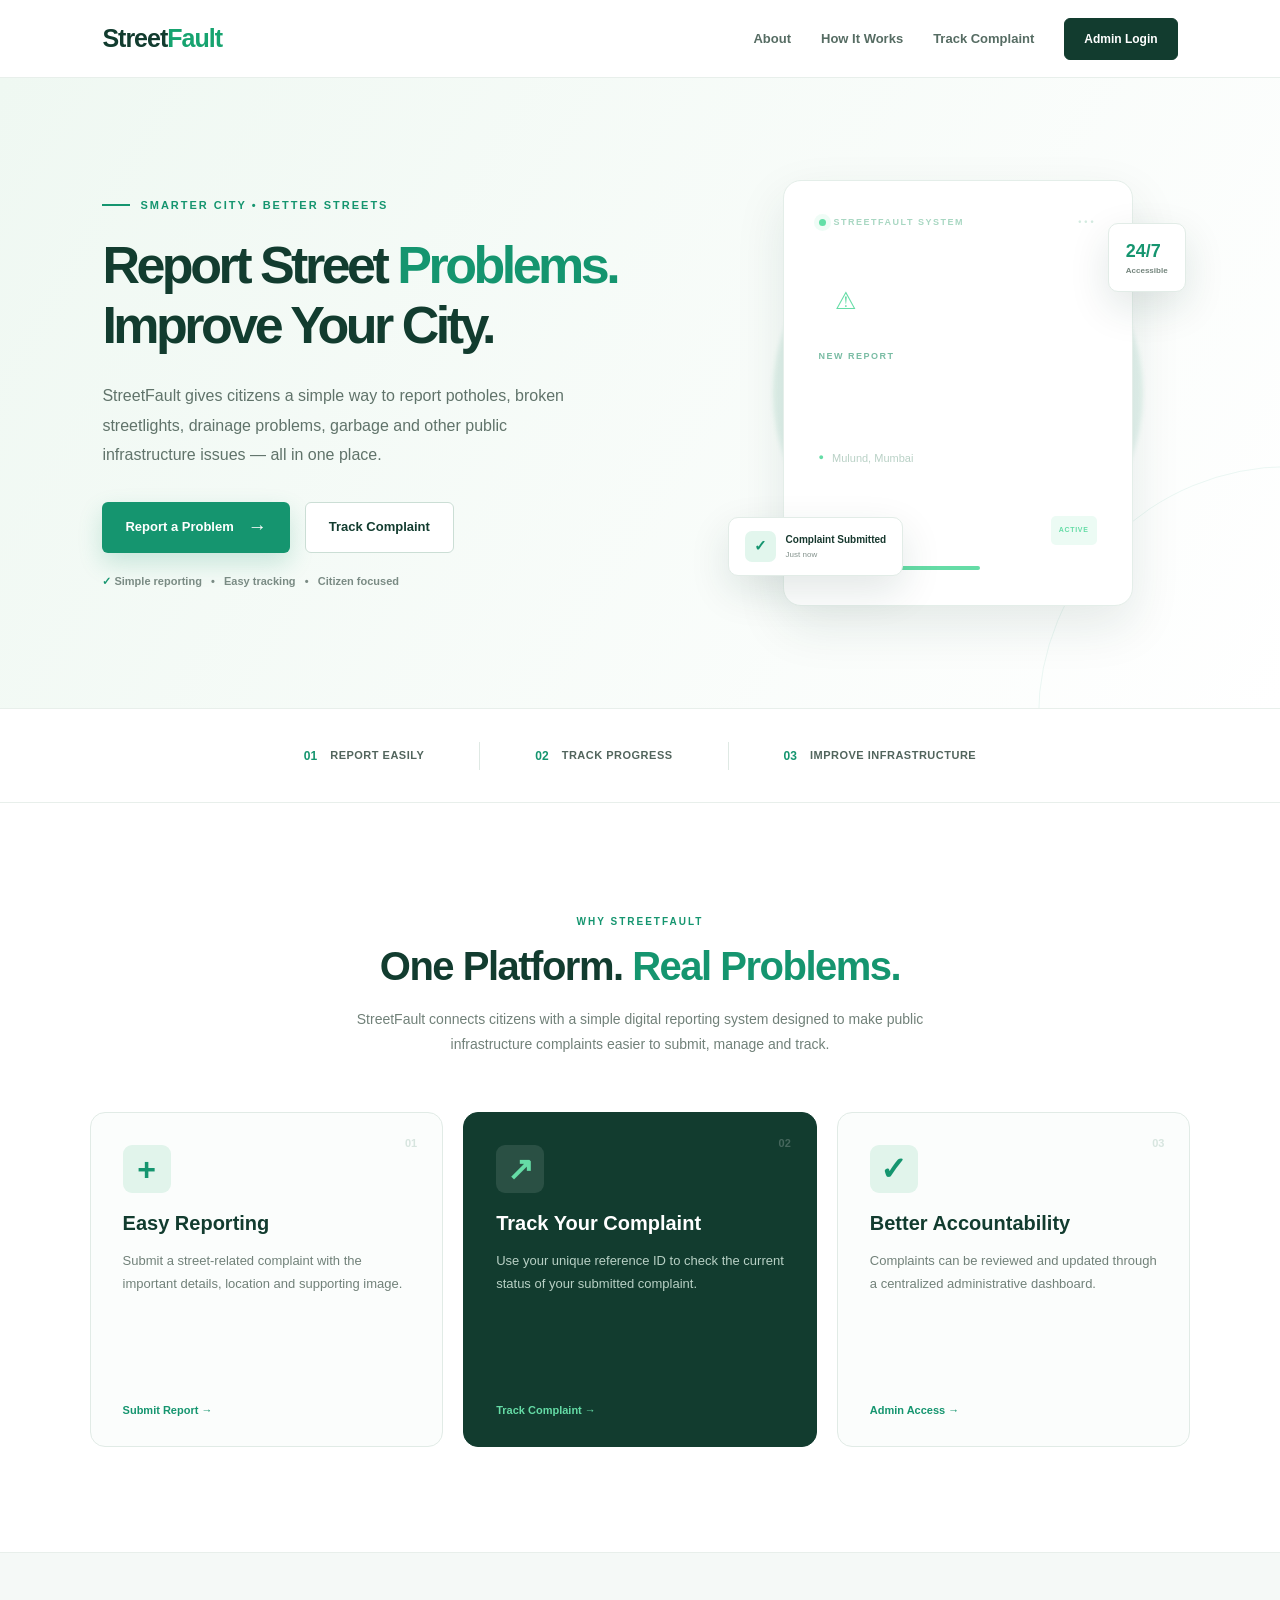
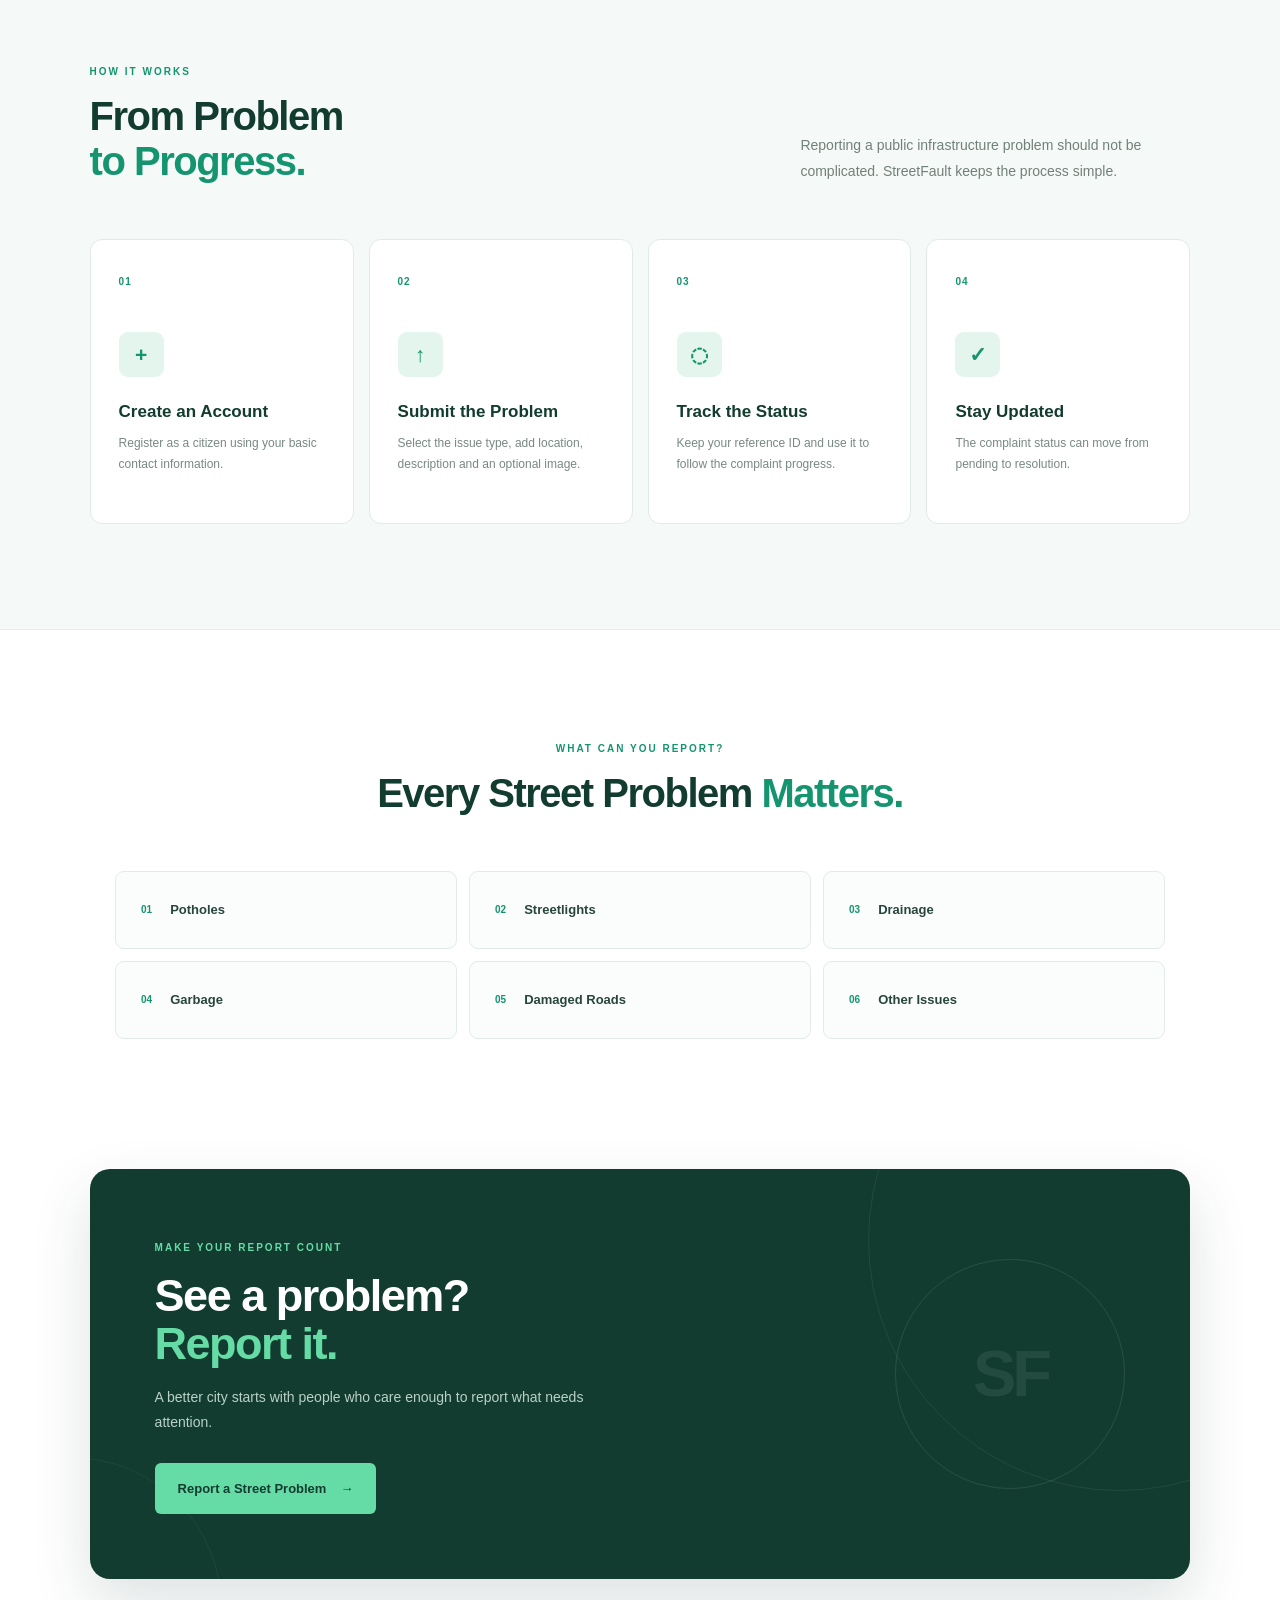
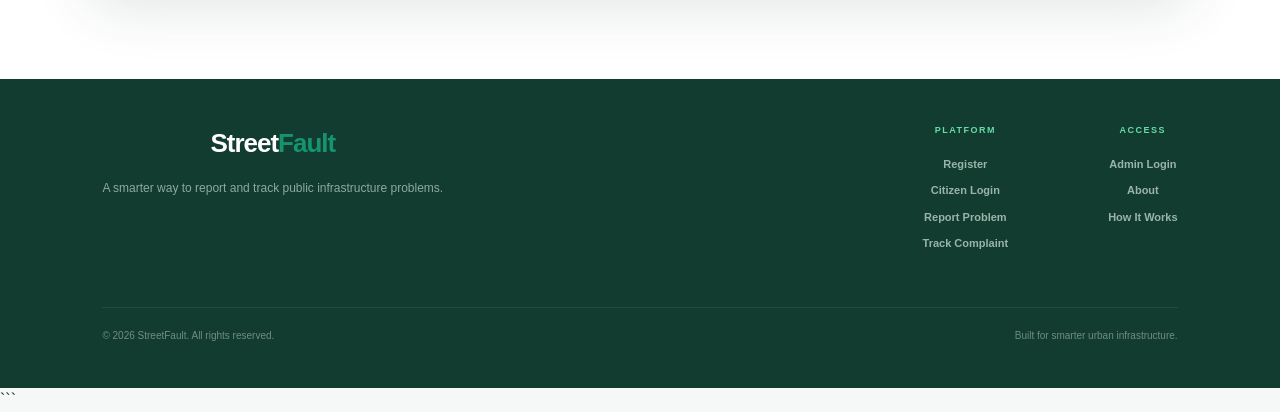
<file: index.html>
<!DOCTYPE html>
<html lang="en">

<head>
    <meta charset="UTF-8">
    <meta name="viewport" content="width=device-width, initial-scale=1.0">

    <title>StreetFault | Report. Track. Improve.</title>

    <meta name="description"
        content="StreetFault helps citizens report, track and manage street problems for better urban infrastructure.">

    <link rel="stylesheet" href="style.css">
</head>

<body>

    <!-- ================= NAVBAR ================= -->

    <header class="navbar">

        <a href="index.html" class="logo">
            Street<span>Fault</span>
        </a>

        <nav class="nav-links">
            <a href="#about">About</a>
            <a href="#how-it-works">How It Works</a>
            <a href="track.html">Track Complaint</a>
            <a href="admin-login.html" class="admin-login-btn">
                Admin Login
            </a>
        </nav>

    </header>


    <!-- ================= HERO ================= -->

    <main>

        <section class="hero">

            <div class="hero-content">

                <div class="hero-label">
                    <span class="label-line"></span>
                    SMARTER CITY • BETTER STREETS
                </div>

                <h1>
                    Report Street
                    <span>Problems.</span>
                    <br>
                    Improve Your City.
                </h1>

                <p class="hero-description">
                    StreetFault gives citizens a simple way to report
                    potholes, broken streetlights, drainage problems,
                    garbage and other public infrastructure issues —
                    all in one place.
                </p>

                <div class="hero-buttons">

                    <a href="register.html" class="btn btn-primary">
                        Report a Problem
                        <span class="arrow">→</span>
                    </a>

                    <a href="track.html" class="btn btn-secondary">
                        Track Complaint
                    </a>

                </div>

                <div class="hero-note">
                    <span class="check">✓</span>
                    Simple reporting &nbsp; • &nbsp;
                    Easy tracking &nbsp; • &nbsp;
                    Citizen focused
                </div>

            </div>


            <!-- HERO CARD -->

            <div class="hero-visual">

                <div class="visual-glow"></div>

                <div class="report-card">

                    <div class="report-card-top">

                        <div>
                            <span class="live-dot"></span>
                            STREETFAULT SYSTEM
                        </div>

                        <span class="card-menu">•••</span>

                    </div>


                    <div class="report-icon">
                        ⚠
                    </div>

                    <p class="small-label">
                        NEW REPORT
                    </p>

                    <h2>
                        Streetlight<br>
                        Not Working
                    </h2>

                    <div class="location-row">
                        <span>●</span>
                        Mulund, Mumbai
                    </div>


                    <div class="report-divider"></div>


                    <div class="report-status">

                        <div>
                            <p class="status-label">
                                STATUS
                            </p>

                            <strong>
                                Under Review
                            </strong>
                        </div>

                        <div class="status-badge">
                            ACTIVE
                        </div>

                    </div>


                    <div class="progress-bar">
                        <span></span>
                    </div>

                </div>


                <!-- FLOATING MINI CARD -->

                <div class="floating-card floating-card-one">

                    <div class="floating-icon">
                        ✓
                    </div>

                    <div>
                        <strong>Complaint Submitted</strong>
                        <small>Just now</small>
                    </div>

                </div>


                <div class="floating-card floating-card-two">

                    <strong>24/7</strong>
                    <span>Accessible</span>

                </div>

            </div>

        </section>


        <!-- ================= TRUST BAR ================= -->

        <section class="trust-bar">

            <div class="trust-item">
                <strong>01</strong>
                <span>Report Easily</span>
            </div>

            <div class="trust-line"></div>

            <div class="trust-item">
                <strong>02</strong>
                <span>Track Progress</span>
            </div>

            <div class="trust-line"></div>

            <div class="trust-item">
                <strong>03</strong>
                <span>Improve Infrastructure</span>
            </div>

        </section>


        <!-- ================= ABOUT ================= -->

        <section class="about-section" id="about">

            <div class="section-heading">

                <span class="section-tag">
                    WHY STREETFAULT
                </span>

                <h2>
                    One Platform.
                    <span>Real Problems.</span>
                </h2>

                <p>
                    StreetFault connects citizens with a simple digital
                    reporting system designed to make public infrastructure
                    complaints easier to submit, manage and track.
                </p>

            </div>


            <div class="feature-grid">

                <article class="feature-card">

                    <div class="feature-number">
                        01
                    </div>

                    <div class="feature-icon">
                        +
                    </div>

                    <h3>
                        Easy Reporting
                    </h3>

                    <p>
                        Submit a street-related complaint with the
                        important details, location and supporting image.
                    </p>

                    <a href="register.html">
                        Submit Report →
                    </a>

                </article>


                <article class="feature-card feature-card-dark">

                    <div class="feature-number">
                        02
                    </div>

                    <div class="feature-icon">
                        ↗
                    </div>

                    <h3>
                        Track Your Complaint
                    </h3>

                    <p>
                        Use your unique reference ID to check the current
                        status of your submitted complaint.
                    </p>

                    <a href="track.html">
                        Track Complaint →
                    </a>

                </article>


                <article class="feature-card">

                    <div class="feature-number">
                        03
                    </div>

                    <div class="feature-icon">
                        ✓
                    </div>

                    <h3>
                        Better Accountability
                    </h3>

                    <p>
                        Complaints can be reviewed and updated through
                        a centralized administrative dashboard.
                    </p>

                    <a href="admin-login.html">
                        Admin Access →
                    </a>

                </article>

            </div>

        </section>


        <!-- ================= HOW IT WORKS ================= -->

        <section class="process-section" id="how-it-works">

            <div class="process-heading">

                <div>
                    <span class="section-tag">
                        HOW IT WORKS
                    </span>

                    <h2>
                        From Problem<br>
                        <span>to Progress.</span>
                    </h2>
                </div>

                <p>
                    Reporting a public infrastructure problem
                    should not be complicated. StreetFault keeps
                    the process simple.
                </p>

            </div>


            <div class="process-grid">

                <div class="process-card">

                    <span class="process-number">
                        01
                    </span>

                    <div class="process-icon">
                        +
                    </div>

                    <h3>
                        Create an Account
                    </h3>

                    <p>
                        Register as a citizen using your basic
                        contact information.
                    </p>

                </div>


                <div class="process-card">

                    <span class="process-number">
                        02
                    </span>

                    <div class="process-icon">
                        ↑
                    </div>

                    <h3>
                        Submit the Problem
                    </h3>

                    <p>
                        Select the issue type, add location,
                        description and an optional image.
                    </p>

                </div>


                <div class="process-card">

                    <span class="process-number">
                        03
                    </span>

                    <div class="process-icon">
                        ◌
                    </div>

                    <h3>
                        Track the Status
                    </h3>

                    <p>
                        Keep your reference ID and use it to
                        follow the complaint progress.
                    </p>

                </div>


                <div class="process-card">

                    <span class="process-number">
                        04
                    </span>

                    <div class="process-icon">
                        ✓
                    </div>

                    <h3>
                        Stay Updated
                    </h3>

                    <p>
                        The complaint status can move from
                        pending to resolution.
                    </p>

                </div>

            </div>

        </section>


        <!-- ================= ISSUE TYPES ================= -->

        <section class="issues-section">

            <div class="section-heading">

                <span class="section-tag">
                    WHAT CAN YOU REPORT?
                </span>

                <h2>
                    Every Street Problem
                    <span>Matters.</span>
                </h2>

            </div>


            <div class="issues-grid">

                <div class="issue-item">
                    <span>01</span>
                    <strong>Potholes</strong>
                </div>

                <div class="issue-item">
                    <span>02</span>
                    <strong>Streetlights</strong>
                </div>

                <div class="issue-item">
                    <span>03</span>
                    <strong>Drainage</strong>
                </div>

                <div class="issue-item">
                    <span>04</span>
                    <strong>Garbage</strong>
                </div>

                <div class="issue-item">
                    <span>05</span>
                    <strong>Damaged Roads</strong>
                </div>

                <div class="issue-item">
                    <span>06</span>
                    <strong>Other Issues</strong>
                </div>

            </div>

        </section>


        <!-- ================= CTA ================= -->

        <section class="cta-section">

            <div class="cta-box">

                <div class="cta-content">

                    <span class="section-tag light">
                        MAKE YOUR REPORT COUNT
                    </span>

                    <h2>
                        See a problem?
                        <br>
                        <span>Report it.</span>
                    </h2>

                    <p>
                        A better city starts with people who care
                        enough to report what needs attention.
                    </p>

                    <a href="register.html" class="btn btn-cta">
                        Report a Street Problem
                        <span>→</span>
                    </a>

                </div>

                <div class="cta-decoration">
                    SF
                </div>

            </div>

        </section>

    </main>


    <!-- ================= FOOTER ================= -->

    <footer>

        <div class="footer-main">

            <div class="footer-brand">

                <a href="index.html" class="footer-logo">
                    Street<span>Fault</span>
                </a>

                <p>
                    A smarter way to report and track
                    public infrastructure problems.
                </p>

            </div>


            <div class="footer-links">

                <div>
                    <h4>PLATFORM</h4>

                    <a href="register.html">
                        Register
                    </a>

                    <a href="login.html">
                        Citizen Login
                    </a>

                    <a href="report.html">
                        Report Problem
                    </a>

                    <a href="track.html">
                        Track Complaint
                    </a>

                </div>


                <div>
                    <h4>ACCESS</h4>

                    <a href="admin-login.html">
                        Admin Login
                    </a>

                    <a href="#about">
                        About
                    </a>

                    <a href="#how-it-works">
                        How It Works
                    </a>

                </div>

            </div>

        </div>


        <div class="footer-bottom">

            <span>
                © 2026 StreetFault. All rights reserved.
            </span>

            <span>
                Built for smarter urban infrastructure.
            </span>

        </div>

    </footer>


</body>

</html>
```
</file>
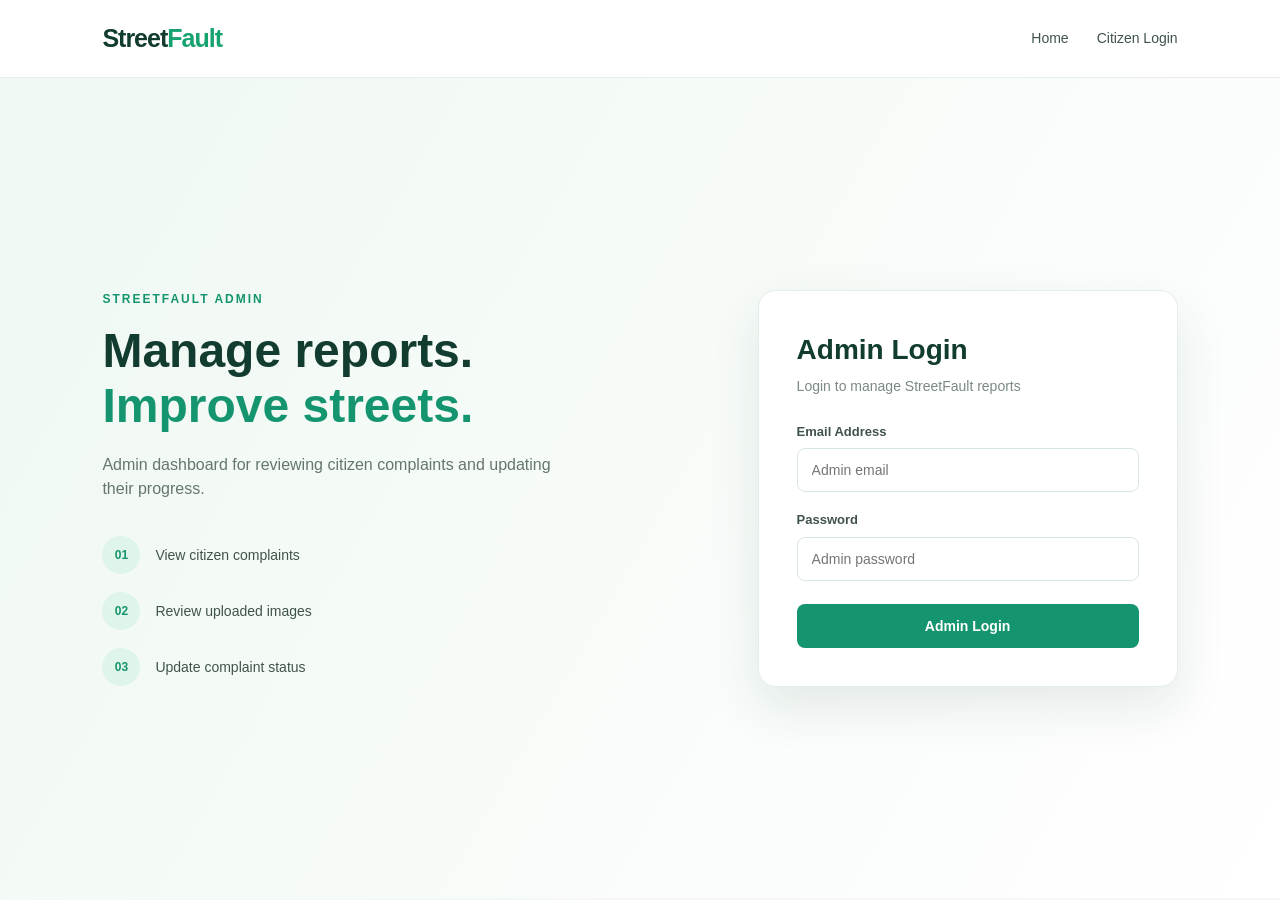
<file: admin-login.html>
<!DOCTYPE html>
<html lang="en">

<head>
    <meta charset="UTF-8">
    <meta name="viewport" content="width=device-width, initial-scale=1.0">

    <title>Admin Login | StreetFault</title>

    <link rel="stylesheet" href="style.css">
</head>

<body>

    <header class="navbar">

        <div class="logo">
            Street<span>Fault</span>
        </div>

        <nav>
            <a href="index.html">Home</a>
            <a href="login.html">Citizen Login</a>
        </nav>

    </header>


    <section class="auth-section">

        <div class="auth-container">

            <div class="auth-info">

                <p class="section-label">STREETFAULT ADMIN</p>

                <h1>
                    Manage reports.
                    <br>
                    <span>Improve streets.</span>
                </h1>

                <p>
                    Admin dashboard for reviewing citizen
                    complaints and updating their progress.
                </p>

                <div class="auth-points">

                    <div>
                        <strong>01</strong>
                        <span>View citizen complaints</span>
                    </div>

                    <div>
                        <strong>02</strong>
                        <span>Review uploaded images</span>
                    </div>

                    <div>
                        <strong>03</strong>
                        <span>Update complaint status</span>
                    </div>

                </div>

            </div>


            <div class="auth-card">

                <h2>Admin Login</h2>

                <p class="auth-subtitle">
                    Login to manage StreetFault reports
                </p>

                <form id="adminLoginForm">

                    <label>Email Address</label>

                    <input
                        type="email"
                        id="adminEmail"
                        placeholder="Admin email"
                        required
                    >

                    <label>Password</label>

                    <input
                        type="password"
                        id="adminPassword"
                        placeholder="Admin password"
                        required
                    >

                    <button
                        type="submit"
                        class="auth-button"
                    >
                        Admin Login
                    </button>

                </form>

            </div>

        </div>

    </section>

    <script src="script.js"></script>

</body>

</html>
</file>
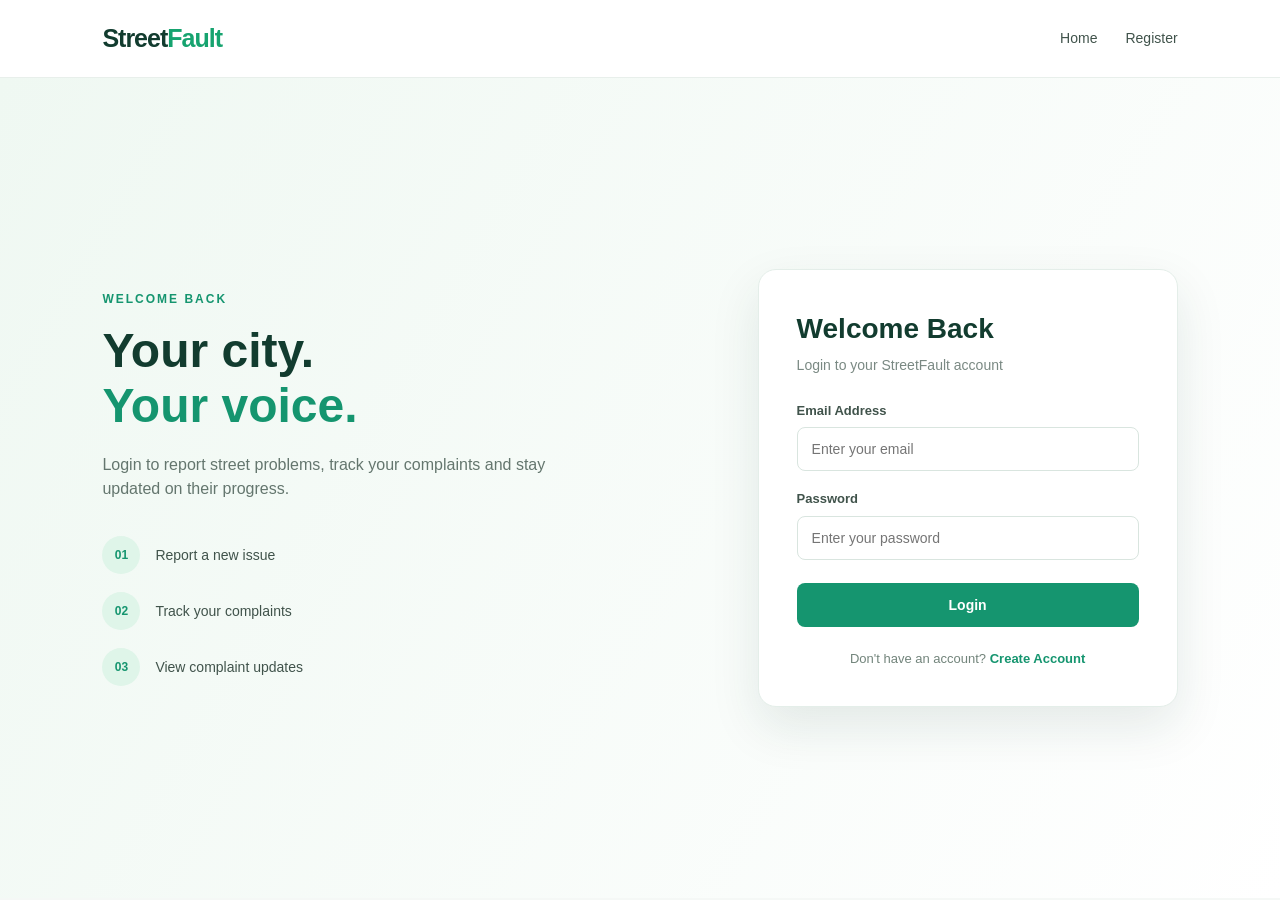
<file: login.html>
<!DOCTYPE html>
<html lang="en">

<head>
    <meta charset="UTF-8">
    <meta name="viewport" content="width=device-width, initial-scale=1.0">

    <title>Login | StreetFault</title>

    <link rel="stylesheet" href="style.css">
</head>

<body>

    <!-- NAVBAR -->

    <header class="navbar">

        <div class="logo">
            Street<span>Fault</span>
        </div>

        <nav>
            <a href="index.html">Home</a>
            <a href="register.html">Register</a>
        </nav>

    </header>


    <!-- LOGIN SECTION -->

    <section class="auth-section">

        <div class="auth-container">

            <!-- LEFT SIDE -->

            <div class="auth-info">

                <p class="section-label">WELCOME BACK</p>

                <h1>
                    Your city.
                    <br>
                    <span>Your voice.</span>
                </h1>

                <p>
                    Login to report street problems,
                    track your complaints and stay updated
                    on their progress.
                </p>

                <div class="auth-points">

                    <div>
                        <strong>01</strong>
                        <span>Report a new issue</span>
                    </div>

                    <div>
                        <strong>02</strong>
                        <span>Track your complaints</span>
                    </div>

                    <div>
                        <strong>03</strong>
                        <span>View complaint updates</span>
                    </div>

                </div>

            </div>


            <!-- LOGIN CARD -->

            <div class="auth-card">

                <h2>Welcome Back</h2>

                <p class="auth-subtitle">
                    Login to your StreetFault account
                </p>


                <form id="loginForm">

                    <label>Email Address</label>

                    <input
                        type="email"
                        id="loginEmail"
                        placeholder="Enter your email"
                        required
                    >


                    <label>Password</label>

                    <input
                        type="password"
                        id="loginPassword"
                        placeholder="Enter your password"
                        required
                    >


                    <button type="submit" class="auth-button">
                        Login
                    </button>

                </form>


                <p class="account-text">

                    Don't have an account?

                    <a href="register.html">
                        Create Account
                    </a>

                </p>

            </div>

        </div>

    </section>


    <script src="script.js"></script>

</body>

</html>
</file>
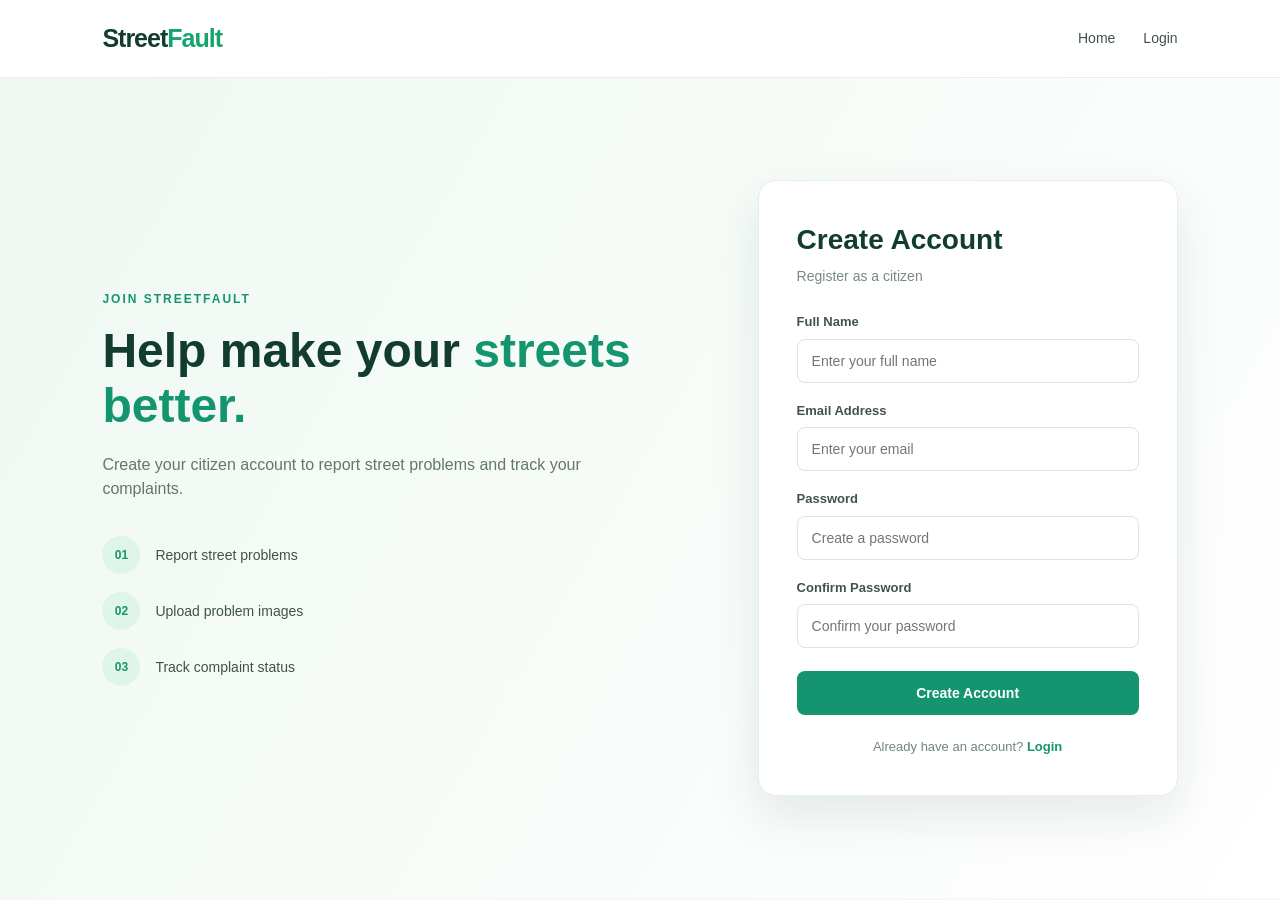
<file: register.html>
<!DOCTYPE html>
<html lang="en">

<head>
    <meta charset="UTF-8">
    <meta name="viewport" content="width=device-width, initial-scale=1.0">

    <title>Register | StreetFault</title>

    <link rel="stylesheet" href="style.css">
</head>

<body>

    <!-- NAVBAR -->

    <header class="navbar">

        <div class="logo">
            Street<span>Fault</span>
        </div>

        <nav>
            <a href="index.html">Home</a>
            <a href="login.html">Login</a>
        </nav>

    </header>


    <!-- REGISTER SECTION -->

    <section class="auth-section">

        <div class="auth-container">

            <div class="auth-info">

                <p class="section-label">JOIN STREETFAULT</p>

                <h1>
                    Help make your
                    <span>streets better.</span>
                </h1>

                <p>
                    Create your citizen account to report
                    street problems and track your complaints.
                </p>

                <div class="auth-points">

                    <div>
                        <strong>01</strong>
                        <span>Report street problems</span>
                    </div>

                    <div>
                        <strong>02</strong>
                        <span>Upload problem images</span>
                    </div>

                    <div>
                        <strong>03</strong>
                        <span>Track complaint status</span>
                    </div>

                </div>

            </div>


            <!-- REGISTER FORM -->

            <div class="auth-card">

                <h2>Create Account</h2>

                <p class="auth-subtitle">
                    Register as a citizen
                </p>

                <form id="registerForm">

                    <label>Full Name</label>

                    <input
                        type="text"
                        id="name"
                        placeholder="Enter your full name"
                        required
                    >


                    <label>Email Address</label>

                    <input
                        type="email"
                        id="email"
                        placeholder="Enter your email"
                        required
                    >


                    <label>Password</label>

                    <input
                        type="password"
                        id="password"
                        placeholder="Create a password"
                        required
                    >


                    <label>Confirm Password</label>

                    <input
                        type="password"
                        id="confirmPassword"
                        placeholder="Confirm your password"
                        required
                    >


                    <button type="submit" class="auth-button">
                        Create Account
                    </button>

                </form>


                <p class="account-text">
                    Already have an account?
                    <a href="login.html">Login</a>
                </p>

            </div>

        </div>

    </section>


    <script src="script.js"></script>

</body>

</html>
</file>
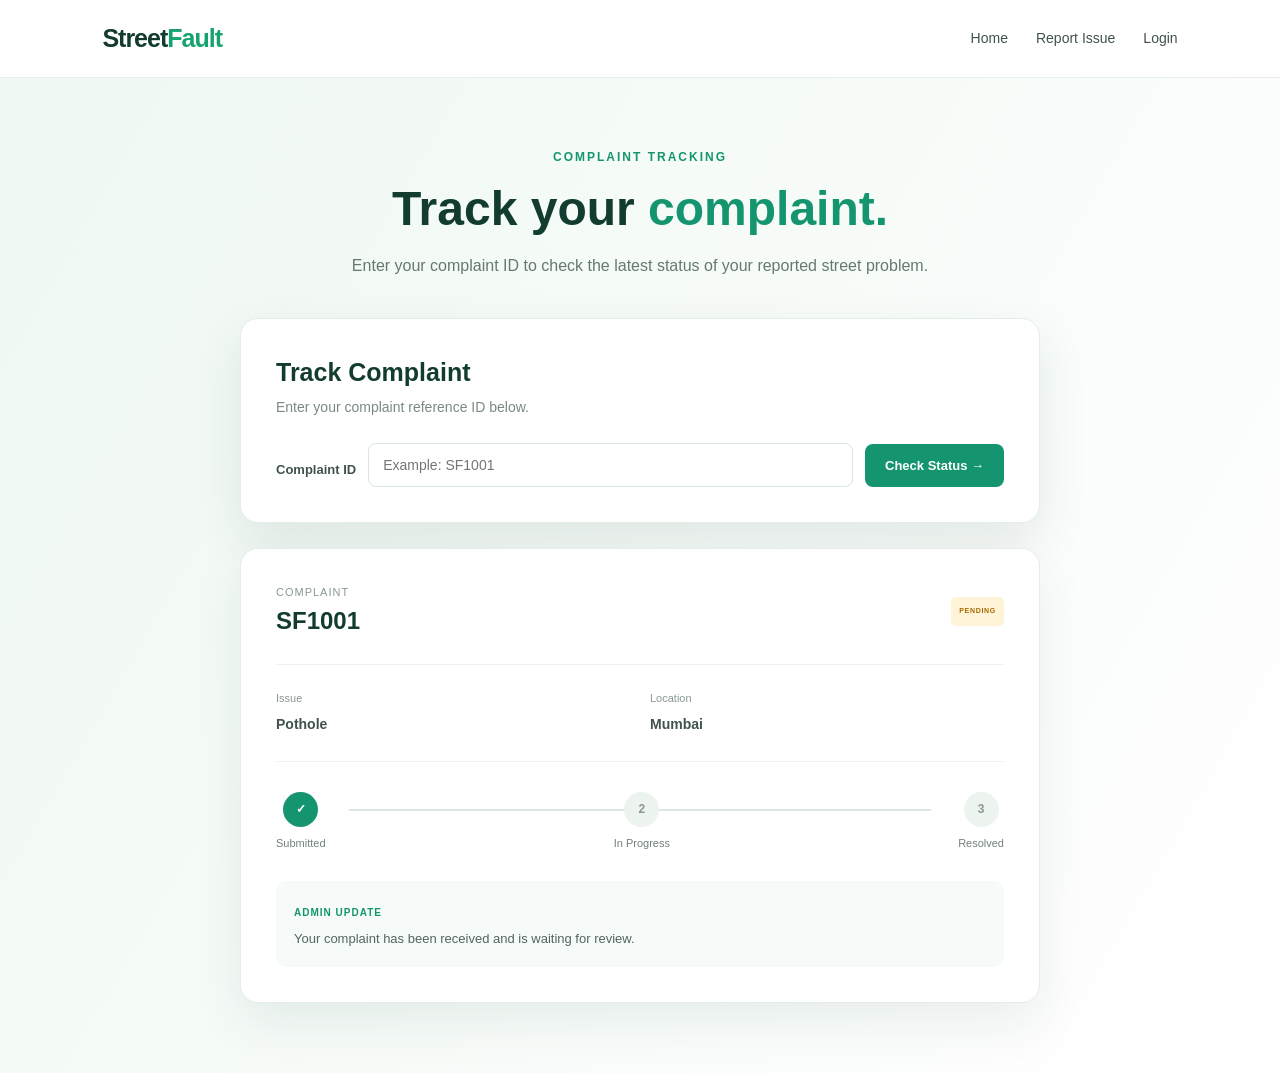
<file: track.html>
<!DOCTYPE html>
<html lang="en">

<head>
    <meta charset="UTF-8">
    <meta name="viewport" content="width=device-width, initial-scale=1.0">

    <title>Track Complaint | StreetFault</title>

    <link rel="stylesheet" href="style.css">
</head>

<body>

    <!-- NAVBAR -->

    <header class="navbar">

        <div class="logo">
            Street<span>Fault</span>
        </div>

        <nav>
            <a href="index.html">Home</a>
            <a href="report.html">Report Issue</a>
            <a href="login.html">Login</a>
        </nav>

    </header>


    <!-- TRACK SECTION -->

    <section class="track-section">

        <div class="track-container">

            <div class="track-heading">

                <p class="section-label">
                    COMPLAINT TRACKING
                </p>

                <h1>
                    Track your
                    <span>complaint.</span>
                </h1>

                <p>
                    Enter your complaint ID to check the
                    latest status of your reported street problem.
                </p>

            </div>


            <!-- SEARCH CARD -->

            <div class="track-card">

                <h2>Track Complaint</h2>

                <p>
                    Enter your complaint reference ID below.
                </p>

                <form id="trackForm">

                    <label for="complaintId">
                        Complaint ID
                    </label>

                    <input
                        type="text"
                        id="complaintId"
                        placeholder="Example: SF1001"
                        required
                    >

                    <button
                        type="submit"
                        class="track-button"
                    >
                        Check Status →
                    </button>

                </form>

            </div>


            <!-- RESULT -->

            <div
                class="complaint-result"
                id="complaintResult"
            >

                <div class="result-header">

                    <div>
                        <p class="result-label">
                            COMPLAINT
                        </p>

                        <h2 id="displayComplaintId">
                            SF1001
                        </h2>
                    </div>

                    <span
                        class="status-badge pending"
                        id="statusBadge"
                    >
                        Pending
                    </span>

                </div>


                <div class="result-details">

                    <div>
                        <small>Issue</small>
                        <strong id="displayIssue">
                            Pothole
                        </strong>
                    </div>

                    <div>
                        <small>Location</small>
                        <strong id="displayLocation">
                            Mumbai
                        </strong>
                    </div>

                </div>


                <!-- PROGRESS -->

                <div class="progress-section">

                    <div class="progress-line">

                        <div class="progress-step active">

                            <div class="circle">
                                ✓
                            </div>

                            <span>Submitted</span>

                        </div>


                        <div class="progress-step">

                            <div class="circle">
                                2
                            </div>

                            <span>In Progress</span>

                        </div>


                        <div class="progress-step">

                            <div class="circle">
                                3
                            </div>

                            <span>Resolved</span>

                        </div>

                    </div>

                </div>


                <div class="admin-message">

                    <small>ADMIN UPDATE</small>

                    <p id="adminMessage">
                        Your complaint has been received
                        and is waiting for review.
                    </p>

                </div>

            </div>

        </div>

    </section>


    <script src="script.js"></script>

</body>

</html>
</file>
<file: style.css>
/* =========================================================
   STREETFAULT
   PREMIUM PROFESSIONAL WEBSITE STYLE
   ========================================================= */


/* ================= RESET ================= */

* {
    margin: 0;
    padding: 0;
    box-sizing: border-box;
}

html {
    scroll-behavior: smooth;
}

body {
    font-family: Arial, Helvetica, sans-serif;
    background: #ffffff;
    color: #17382e;
    line-height: 1.6;
    overflow-x: hidden;
}

a {
    text-decoration: none;
    color: inherit;
}

button {
    font-family: inherit;
}

::selection {
    background: #15956f;
    color: #ffffff;
}


/* ================= NAVBAR ================= */

.navbar {
    height: 78px;
    padding: 0 7%;
    display: flex;
    align-items: center;
    justify-content: space-between;

    background: rgba(255, 255, 255, 0.97);

    border-bottom: 1px solid #e8efeb;

    position: relative;
    z-index: 100;
}

.logo,
.footer-logo {
    font-size: 26px;
    font-weight: 900;
    letter-spacing: -1px;
    color: #123c2f;
}

.logo span,
.footer-logo span {
    color: #15956f;
}

.nav-links {
    display: flex;
    align-items: center;
    gap: 30px;
}

.nav-links > a:not(.admin-login-btn) {
    font-size: 13px;
    font-weight: 700;
    color: #566c63;
    transition: 0.25s ease;
}

.nav-links > a:not(.admin-login-btn):hover {
    color: #15956f;
}


/* ADMIN LOGIN */

.admin-login-btn {
    display: inline-flex;
    align-items: center;
    justify-content: center;

    padding: 11px 19px;

    background: #123c2f;
    color: #ffffff;

    border: 1px solid #123c2f;
    border-radius: 6px;

    font-size: 12px;
    font-weight: 800;

    transition: 0.25s ease;
}

.admin-login-btn:hover {
    background: #15956f;
    border-color: #15956f;
    transform: translateY(-1px);
}


/* ================= HERO ================= */

.hero {
    min-height: 650px;

    padding: 85px 7% 90px;

    display: flex;
    align-items: center;
    justify-content: space-between;

    gap: 70px;

    position: relative;
    overflow: hidden;

    background:
        radial-gradient(
            circle at 85% 20%,
            rgba(21, 149, 111, 0.12),
            transparent 32%
        ),
        radial-gradient(
            circle at 10% 90%,
            rgba(21, 149, 111, 0.05),
            transparent 30%
        ),
        linear-gradient(
            135deg,
            #f0f9f5 0%,
            #ffffff 60%
        );
}

.hero::before {
    content: "";

    position: absolute;

    width: 500px;
    height: 500px;

    border: 1px solid rgba(21, 149, 111, 0.08);

    border-radius: 50%;

    right: -260px;
    bottom: -260px;
}

.hero-content {
    max-width: 680px;
    position: relative;
    z-index: 2;
}


/* LABEL */

.hero-label {
    display: flex;
    align-items: center;
    gap: 10px;

    color: #15956f;

    font-size: 11px;
    font-weight: 900;

    letter-spacing: 2px;

    margin-bottom: 23px;
}

.label-line {
    width: 28px;
    height: 2px;
    background: #15956f;
}


/* HERO TITLE */

.hero h1 {
    color: #123c2f;

    font-size: clamp(45px, 5.4vw, 72px);

    line-height: 1.01;

    letter-spacing: -3.5px;

    font-weight: 900;

    max-width: 700px;
}

.hero h1 span {
    color: #15956f;
}


/* DESCRIPTION */

.hero-description {
    max-width: 570px;

    margin-top: 27px;

    color: #63766d;

    font-size: 16px;

    line-height: 1.85;
}


/* HERO BUTTONS */

.hero-buttons {
    display: flex;
    align-items: center;
    gap: 13px;

    margin-top: 34px;
}


/* COMMON BUTTON */

.btn {
    min-height: 51px;

    padding: 0 23px;

    display: inline-flex;
    align-items: center;
    justify-content: center;
    gap: 14px;

    border-radius: 6px;

    font-size: 13px;
    font-weight: 900;

    transition: 0.25s ease;
}


/* PRIMARY */

.btn-primary {
    background: #15956f;
    color: #ffffff;

    box-shadow:
        0 10px 25px rgba(21, 149, 111, 0.20);
}

.btn-primary:hover {
    background: #0f785a;

    transform: translateY(-3px);

    box-shadow:
        0 14px 30px rgba(21, 149, 111, 0.25);
}

.arrow {
    font-size: 19px;
    line-height: 0;
}


/* SECONDARY */

.btn-secondary {
    background: #ffffff;
    color: #123c2f;

    border: 1px solid #cbded5;
}

.btn-secondary:hover {
    border-color: #15956f;
    color: #15956f;

    transform: translateY(-2px);
}


/* HERO NOTE */

.hero-note {
    margin-top: 20px;

    color: #7a8b84;

    font-size: 11px;
    font-weight: 700;
}

.check {
    color: #15956f;
    font-weight: 900;
}


/* ================= HERO VISUAL ================= */

.hero-visual {
    width: 440px;
    min-width: 440px;
    height: 470px;

    position: relative;

    display: flex;
    align-items: center;
    justify-content: center;
}


/* GLOW */

.visual-glow {
    position: absolute;

    width: 370px;
    height: 370px;

    border-radius: 50%;

    background: rgba(21, 149, 111, 0.10);

    filter: blur(2px);
}


/* MAIN CARD */

.report-card {
    width: 350px;
    min-height: 395px;

    position: relative;
    z-index: 2;

    padding: 30px;

    background: #123c2f;

    color: #ffffff;

    border-radius: 20px;

    box-shadow:
        0 30px 70px rgba(18, 60, 47, 0.22);

    overflow: hidden;
}

.report-card::before {
    content: "";

    position: absolute;

    width: 240px;
    height: 240px;

    border-radius: 50%;

    border: 1px solid rgba(255, 255, 255, 0.08);

    right: -110px;
    top: -100px;
}

.report-card::after {
    content: "";

    position: absolute;

    width: 180px;
    height: 180px;

    border-radius: 50%;

    border: 1px solid rgba(255, 255, 255, 0.06);

    left: -100px;
    bottom: -100px;
}


/* CARD TOP */

.report-card-top {
    position: relative;
    z-index: 3;

    display: flex;
    justify-content: space-between;
    align-items: center;

    color: #a8d7c2;

    font-size: 9px;
    font-weight: 900;

    letter-spacing: 1.5px;
}

.report-card-top > div {
    display: flex;
    align-items: center;
    gap: 8px;
}

.live-dot {
    width: 7px;
    height: 7px;

    background: #63dfa7;

    border-radius: 50%;

    box-shadow:
        0 0 0 5px rgba(99, 223, 167, 0.10);
}

.card-menu {
    letter-spacing: 3px;
    opacity: 0.5;
}


/* CARD ICON */

.report-icon {
    position: relative;
    z-index: 2;

    width: 54px;
    height: 54px;

    margin-top: 45px;

    display: flex;
    align-items: center;
    justify-content: center;

    border-radius: 14px;

    background: rgba(255, 255, 255, 0.10);

    color: #65dca6;

    font-size: 24px;
}


/* CARD CONTENT */

.small-label {
    position: relative;
    z-index: 2;

    margin-top: 22px;

    color: #79bca4;

    font-size: 9px;
    font-weight: 900;

    letter-spacing: 1.5px;
}

.report-card h2 {
    position: relative;
    z-index: 2;

    margin-top: 8px;

    font-size: 29px;
    line-height: 1.12;

    font-weight: 900;

    letter-spacing: -0.7px;
}

.location-row {
    position: relative;
    z-index: 2;

    display: flex;
    align-items: center;
    gap: 8px;

    margin-top: 13px;

    color: #b9d1c6;

    font-size: 11px;
}

.location-row span {
    color: #65dca6;
    font-size: 9px;
}


/* DIVIDER */

.report-divider {
    position: relative;
    z-index: 2;

    margin-top: 27px;

    border-top: 1px solid rgba(255, 255, 255, 0.13);
}


/* STATUS */

.report-status {
    position: relative;
    z-index: 2;

    display: flex;
    align-items: center;
    justify-content: space-between;

    margin-top: 20px;
}

.status-label {
    color: #7eaa99;

    font-size: 8px;
    font-weight: 900;

    letter-spacing: 1.5px;
}

.report-status strong {
    display: block;

    margin-top: 3px;

    color: #ffffff;

    font-size: 12px;
}

.status-badge {
    padding: 7px 10px;

    border-radius: 5px;

    background: rgba(101, 220, 166, 0.12);

    color: #65dca6;

    font-size: 8px;
    font-weight: 900;

    letter-spacing: 1px;
}


/* PROGRESS */

.progress-bar {
    position: relative;
    z-index: 2;

    width: 100%;
    height: 4px;

    margin-top: 19px;

    background: rgba(255, 255, 255, 0.10);

    border-radius: 10px;

    overflow: hidden;
}

.progress-bar span {
    display: block;

    width: 58%;
    height: 100%;

    background: #65dca6;

    border-radius: 10px;
}


/* FLOATING CARDS */

.floating-card {
    position: absolute;
    z-index: 5;

    background: #ffffff;

    border: 1px solid #e2ece7;

    box-shadow:
        0 15px 40px rgba(18, 60, 47, 0.12);

    border-radius: 10px;
}


/* FLOAT ONE */

.floating-card-one {
    left: -10px;
    bottom: 52px;

    display: flex;
    align-items: center;
    gap: 10px;

    padding: 13px 16px;
}

.floating-icon {
    width: 31px;
    height: 31px;

    display: flex;
    align-items: center;
    justify-content: center;

    background: #e2f6ed;

    color: #15956f;

    border-radius: 7px;

    font-size: 15px;
    font-weight: 900;
}

.floating-card-one strong {
    display: block;

    color: #17382e;

    font-size: 10px;
}

.floating-card-one small {
    display: block;

    color: #83928c;

    font-size: 8px;

    margin-top: 2px;
}


/* FLOAT TWO */

.floating-card-two {
    right: -8px;
    top: 65px;

    padding: 14px 17px;

    display: flex;
    flex-direction: column;
}

.floating-card-two strong {
    color: #15956f;

    font-size: 18px;
    font-weight: 900;
}

.floating-card-two span {
    color: #73847c;

    font-size: 8px;
    font-weight: 700;
}


/* ================= TRUST BAR ================= */

.trust-bar {
    min-height: 95px;

    padding: 0 7%;

    display: flex;
    align-items: center;
    justify-content: center;

    gap: 55px;

    background: #ffffff;

    border-top: 1px solid #e8efeb;
    border-bottom: 1px solid #e8efeb;
}

.trust-item {
    display: flex;
    align-items: center;
    gap: 13px;
}

.trust-item strong {
    color: #15956f;

    font-size: 12px;
    font-weight: 900;
}

.trust-item span {
    color: #52655d;

    font-size: 11px;
    font-weight: 800;
    text-transform: uppercase;

    letter-spacing: 0.5px;
}

.trust-line {
    width: 1px;
    height: 28px;

    background: #dfe9e4;
}


/* ================= COMMON SECTION ================= */

.section-tag {
    color: #15956f;

    font-size: 10px;
    font-weight: 900;

    letter-spacing: 2px;
}

.section-heading {
    text-align: center;

    max-width: 720px;

    margin: auto;
}

.section-heading h2,
.process-heading h2 {
    margin-top: 12px;

    color: #123c2f;

    font-size: 40px;
    line-height: 1.12;

    letter-spacing: -1.5px;

    font-weight: 900;
}

.section-heading h2 span,
.process-heading h2 span {
    color: #15956f;
}

.section-heading > p {
    max-width: 650px;

    margin: 18px auto 0;

    color: #718179;

    font-size: 14px;

    line-height: 1.8;
}


/* ================= ABOUT ================= */

.about-section {
    padding: 105px 7%;

    background: #ffffff;
}


/* FEATURE GRID */

.feature-grid {
    max-width: 1120px;

    margin: 55px auto 0;

    display: grid;

    grid-template-columns: repeat(3, 1fr);

    gap: 20px;
}


/* FEATURE CARD */

.feature-card {
    position: relative;

    min-height: 335px;

    padding: 32px;

    background: #fbfdfc;

    border: 1px solid #e1ebe6;

    border-radius: 15px;

    overflow: hidden;

    transition: 0.25s ease;
}

.feature-card:hover {
    transform: translateY(-6px);

    border-color: #b8d8ca;

    box-shadow:
        0 20px 45px rgba(18, 60, 47, 0.08);
}

.feature-card-dark {
    background: #123c2f;

    border-color: #123c2f;

    color: #ffffff;
}

.feature-number {
    position: absolute;

    right: 25px;
    top: 22px;

    color: #d7e5df;

    font-size: 11px;
    font-weight: 900;
}

.feature-card-dark .feature-number {
    color: rgba(255, 255, 255, 0.22);
}


/* FEATURE ICON */

.feature-icon {
    width: 48px;
    height: 48px;

    display: flex;
    align-items: center;
    justify-content: center;

    margin-bottom: 30px;

    background: #e1f4eb;

    color: #15956f;

    border-radius: 9px;

    font-size: 23px;
    font-weight: 700;
}

.feature-card-dark .feature-icon {
    background: rgba(255, 255, 255, 0.10);

    color: #65dca6;
}

.feature-card h3 {
    color: #123c2f;

    font-size: 20px;
    font-weight: 900;
}

.feature-card-dark h3 {
    color: #ffffff;
}

.feature-card p {
    margin-top: 12px;

    color: #718179;

    font-size: 13px;

    line-height: 1.75;
}

.feature-card-dark p {
    color: #b8d0c5;
}

.feature-card a {
    position: absolute;

    bottom: 28px;
    left: 32px;

    color: #15956f;

    font-size: 11px;
    font-weight: 900;
}

.feature-card-dark a {
    color: #65dca6;
}


/* ================= PROCESS ================= */

.process-section {
    padding: 105px 7%;

    background: #f5f9f7;

    border-top: 1px solid #e8efeb;
    border-bottom: 1px solid #e8efeb;
}

.process-heading {
    max-width: 1120px;

    margin: auto;

    display: flex;
    align-items: end;
    justify-content: space-between;

    gap: 50px;
}

.process-heading p {
    max-width: 390px;

    color: #718179;

    font-size: 14px;

    line-height: 1.8;
}


/* PROCESS GRID */

.process-grid {
    max-width: 1120px;

    margin: 55px auto 0;

    display: grid;

    grid-template-columns: repeat(4, 1fr);

    gap: 15px;
}

.process-card {
    position: relative;

    min-height: 285px;

    padding: 28px;

    background: #ffffff;

    border: 1px solid #e1ebe6;

    border-radius: 12px;

    transition: 0.25s ease;
}

.process-card:hover {
    transform: translateY(-5px);

    box-shadow:
        0 18px 35px rgba(18, 60, 47, 0.07);
}

.process-number {
    color: #15956f;

    font-size: 10px;
    font-weight: 900;

    letter-spacing: 1px;
}

.process-icon {
    width: 45px;
    height: 45px;

    margin-top: 40px;

    display: flex;
    align-items: center;
    justify-content: center;

    background: #e3f5ec;

    color: #15956f;

    border-radius: 9px;

    font-size: 21px;
    font-weight: 900;
}

.process-card h3 {
    margin-top: 22px;

    color: #123c2f;

    font-size: 17px;
    font-weight: 900;
}

.process-card p {
    margin-top: 9px;

    color: #788981;

    font-size: 12px;

    line-height: 1.7;
}


/* ================= ISSUES ================= */

.issues-section {
    padding: 105px 7%;

    background: #ffffff;
}

.issues-grid {
    max-width: 1050px;

    margin: 55px auto 0;

    display: grid;

    grid-template-columns: repeat(3, 1fr);

    gap: 12px;
}

.issue-item {
    min-height: 78px;

    padding: 0 25px;

    display: flex;
    align-items: center;
    gap: 18px;

    background: #fbfdfc;

    border: 1px solid #e2ebe7;

    border-radius: 9px;

    transition: 0.2s ease;
}

.issue-item:hover {
    border-color: #15956f;

    transform: translateX(3px);
}

.issue-item span {
    color: #15956f;

    font-size: 10px;
    font-weight: 900;
}

.issue-item strong {
    color: #28463d;

    font-size: 13px;
    font-weight: 900;
}


/* ================= CTA ================= */

.cta-section {
    padding: 25px 7% 100px;

    background: #ffffff;
}

.cta-box {
    max-width: 1120px;

    min-height: 390px;

    margin: auto;

    padding: 65px;

    display: flex;
    align-items: center;
    justify-content: space-between;

    position: relative;

    overflow: hidden;

    border-radius: 20px;

    background: #123c2f;

    box-shadow:
        0 25px 60px rgba(18, 60, 47, 0.14);
}

.cta-box::before {
    content: "";

    position: absolute;

    width: 500px;
    height: 500px;

    border-radius: 50%;

    border: 1px solid rgba(255, 255, 255, 0.07);

    right: -180px;
    top: -180px;
}

.cta-box::after {
    content: "";

    position: absolute;

    width: 300px;
    height: 300px;

    border-radius: 50%;

    border: 1px solid rgba(255, 255, 255, 0.05);

    left: -170px;
    bottom: -180px;
}

.cta-content {
    position: relative;
    z-index: 3;
}

.section-tag.light {
    color: #65dca6;
}

.cta-content h2 {
    margin-top: 14px;

    color: #ffffff;

    font-size: 45px;
    line-height: 1.08;

    letter-spacing: -1.5px;

    font-weight: 900;
}

.cta-content h2 span {
    color: #65dca6;
}

.cta-content p {
    max-width: 480px;

    margin-top: 16px;

    color: #b9d1c6;

    font-size: 14px;

    line-height: 1.8;
}

.btn-cta {
    margin-top: 28px;

    background: #65dca6;

    color: #123c2f;

    box-shadow: none;
}

.btn-cta:hover {
    background: #ffffff;

    transform: translateY(-3px);
}


/* CTA DECORATION */

.cta-decoration {
    position: relative;
    z-index: 2;

    width: 230px;
    height: 230px;

    display: flex;
    align-items: center;
    justify-content: center;

    border-radius: 50%;

    border: 1px solid rgba(255, 255, 255, 0.10);

    color: rgba(255, 255, 255, 0.08);

    font-size: 65px;
    font-weight: 900;

    letter-spacing: -4px;
}


/* ================= FOOTER ================= */

footer {
    background: #0b2d24;

    color: #a9c1b6;

    padding: 65px 7% 25px;
}

.footer-main {
    max-width: 1120px;

    margin: auto;

    display: flex;

    justify-content: space-between;

    gap: 80px;
}

.footer-brand {
    max-width: 350px;
}

.footer-logo {
    color: #ffffff;
}

.footer-brand p {
    margin-top: 15px;

    color: #8ea99d;

    font-size: 12px;

    line-height: 1.8;
}

.footer-links {
    display: flex;

    gap: 100px;
}

.footer-links > div {
    display: flex;

    flex-direction: column;

    gap: 10px;
}

.footer-links h4 {
    margin-bottom: 8px;

    color: #65dca6;

    font-size: 9px;

    letter-spacing: 1.5px;
}

.footer-links a {
    color: #9bb4a9;

    font-size: 11px;
    font-weight: 600;

    transition: 0.2s ease;
}

.footer-links a:hover {
    color: #ffffff;
}


/* FOOTER BOTTOM */

.footer-bottom {
    max-width: 1120px;

    margin: 55px auto 0;

    padding-top: 20px;

    display: flex;
    justify-content: space-between;

    border-top: 1px solid rgba(255, 255, 255, 0.08);

    color: #708d81;

    font-size: 10px;
}


/* =========================================================
   TABLET
   ========================================================= */

@media (max-width: 1000px) {

    .hero {
        gap: 40px;
    }

    .hero-visual {
        width: 390px;
        min-width: 390px;
    }

    .report-card {
        width: 320px;
    }

    .feature-grid {
        grid-template-columns: 1fr 1fr;
    }

    .feature-card:last-child {
        grid-column: span 2;
    }

    .process-grid {
        grid-template-columns: 1fr 1fr;
    }

    .issues-grid {
        grid-template-columns: 1fr 1fr;
    }

}


/* =========================================================
   MOBILE
   ========================================================= */

@media (max-width: 760px) {

    /* NAVBAR */

    .navbar {
        height: auto;

        padding: 20px 6%;

        flex-direction: column;

        gap: 18px;
    }

    .nav-links {
        gap: 15px;

        flex-wrap: wrap;

        justify-content: center;
    }

    .nav-links > a:not(.admin-login-btn) {
        font-size: 11px;
    }

    .admin-login-btn {
        padding: 9px 14px;

        font-size: 10px;
    }


    /* HERO */

    .hero {
        min-height: auto;

        padding: 70px 6% 80px;

        flex-direction: column;

        text-align: center;

        gap: 60px;
    }

    .hero-content {
        max-width: 650px;
    }

    .hero-label {
        justify-content: center;

        font-size: 9px;
    }

    .hero h1 {
        font-size: 45px;

        letter-spacing: -2px;
    }

    .hero-description {
        margin-left: auto;
        margin-right: auto;

        font-size: 14px;
    }

    .hero-buttons {
        justify-content: center;

        flex-wrap: wrap;
    }

    .hero-note {
        font-size: 10px;
    }


    /* HERO VISUAL */

    .hero-visual {
        width: 100%;
        min-width: 0;

        max-width: 440px;
    }


    /* TRUST */

    .trust-bar {
        padding: 25px 6%;

        flex-direction: column;

        gap: 18px;
    }

    .trust-line {
        width: 70px;
        height: 1px;
    }


    /* SECTIONS */

    .about-section,
    .process-section,
    .issues-section {
        padding: 80px 6%;
    }

    .section-heading h2,
    .process-heading h2 {
        font-size: 32px;
    }


    /* FEATURES */

    .feature-grid {
        grid-template-columns: 1fr;

        max-width: 480px;
    }

    .feature-card:last-child {
        grid-column: auto;
    }


    /* PROCESS */

    .process-heading {
        flex-direction: column;

        align-items: flex-start;

        gap: 20px;
    }

    .process-grid {
        grid-template-columns: 1fr;

        max-width: 480px;
    }


    /* ISSUES */

    .issues-grid {
        grid-template-columns: 1fr;

        max-width: 480px;
    }


    /* CTA */

    .cta-section {
        padding: 10px 6% 75px;
    }

    .cta-box {
        padding: 50px 30px;

        min-height: auto;

        text-align: center;

        justify-content: center;
    }

    .cta-content p {
        margin-left: auto;
        margin-right: auto;
    }

    .cta-decoration {
        display: none;
    }

    .cta-content h2 {
        font-size: 35px;
    }


    /* FOOTER */

    footer {
        padding: 50px 6% 25px;
    }

    .footer-main {
        flex-direction: column;

        gap: 40px;
    }

    .footer-links {
        gap: 60px;
    }

    .footer-bottom {
        flex-direction: column;

        gap: 8px;

        text-align: center;
    }

}


/* =========================================================
   SMALL PHONES
   ========================================================= */

@media (max-width: 450px) {

    .logo {
        font-size: 23px;
    }

    .nav-links {
        gap: 10px;
    }

    .hero {
        padding-top: 55px;
    }

    .hero h1 {
        font-size: 37px;

        letter-spacing: -1.5px;
    }

    .hero-description {
        font-size: 13px;
    }

    .hero-buttons {
        flex-direction: column;

        width: 100%;
    }

    .btn {
        width: 100%;
    }

    .hero-visual {
        height: 420px;
    }

    .report-card {
        width: 290px;

        padding: 25px;
    }

    .report-card h2 {
        font-size: 25px;
    }

    .floating-card-one {
        left: 0;

        transform: scale(0.9);

        transform-origin: left bottom;
    }

    .floating-card-two {
        right: 0;

        transform: scale(0.9);

        transform-origin: right top;
    }

    .section-heading h2,
    .process-heading h2 {
        font-size: 28px;
    }

    .cta-content h2 {
        font-size: 30px;
    }

    .footer-links {
        gap: 35px;
    }

}
/* GENERAL */

* {
    margin: 0;
    padding: 0;
    box-sizing: border-box;
}

html {
    scroll-behavior: smooth;
}

body {
    font-family: Arial, sans-serif;
    background: #f7faf8;
    color: #172c26;
    line-height: 1.6;
}


/* NAVBAR */

.navbar {
    display: flex;
    justify-content: space-between;
    align-items: center;

    padding: 22px 8%;

    background: white;
    border-bottom: 1px solid #e8efeb;
}

.logo {
    font-size: 25px;
    font-weight: bold;
    color: #123c2f;
}

.logo span {
    color: #16a36f;
}

nav {
    display: flex;
    align-items: center;
    gap: 28px;
}

nav a {
    text-decoration: none;
    color: #40534b;
    font-size: 14px;
}

nav a:hover {
    color: #15956f;
}

.login-btn {
    background: #123c2f;
    color: white !important;

    padding: 10px 22px;
    border-radius: 8px;
}


/* HERO */

.hero {
    min-height: 600px;

    display: flex;
    justify-content: space-between;
    align-items: center;

    gap: 50px;

    padding: 80px 8%;

    background: linear-gradient(
        120deg,
        #eff8f2,
        #ffffff
    );
}

.hero-text {
    max-width: 600px;
}

.tagline {
    color: #15956f;
    font-size: 12px;
    font-weight: bold;
    letter-spacing: 2px;

    margin-bottom: 20px;
}

.hero h1 {
    font-size: 52px;
    line-height: 1.15;

    color: #123c2f;
}

.hero h1 span {
    color: #15956f;
}

.hero-description {
    margin-top: 25px;

    font-size: 16px;
    color: #60736a;

    max-width: 500px;
}

.hero-buttons {
    display: flex;
    gap: 15px;

    margin-top: 32px;
}

.primary-btn,
.secondary-btn {
    text-decoration: none;

    padding: 14px 25px;
    border-radius: 8px;

    font-size: 14px;
    font-weight: bold;
}

.primary-btn {
    background: #15956f;
    color: white;
}

.primary-btn:hover {
    background: #0e7858;
}

.secondary-btn {
    border: 1px solid #cbded4;
    color: #123c2f;
    background: white;
}


/* HERO CARD */

.hero-card {
    background: #123c2f;
    color: white;

    padding: 35px;

    border-radius: 20px;

    max-width: 360px;
    width: 100%;

    box-shadow: 0 20px 45px rgba(18, 60, 47, 0.15);
}

.card-top {
    display: flex;
    align-items: center;
    gap: 10px;

    font-size: 11px;
    letter-spacing: 1px;
    color: #a5d7c1;
}

.status-dot {
    height: 9px;
    width: 9px;

    background: #5be3a6;
    border-radius: 50%;
}

.hero-card h3 {
    font-size: 28px;
    margin-top: 35px;
}

.hero-card > p {
    color: #b9d1c6;
    font-size: 14px;

    margin-top: 15px;
}

.mini-stats {
    display: flex;
    justify-content: space-between;

    margin-top: 40px;

    border-top: 1px solid #416254;
    padding-top: 20px;
}

.mini-stats h4 {
    font-size: 22px;
    color: #66dba7;
}

.mini-stats p {
    font-size: 12px;
    color: #b9d1c6;
}


/* ABOUT */

.about {
    text-align: center;
    padding: 85px 8%;
    background: white;
}

.section-label {
    color: #15956f;

    font-size: 12px;
    font-weight: bold;
    letter-spacing: 2px;
}

.about h2,
.how h2 {
    font-size: 34px;
    color: #123c2f;

    margin-top: 12px;
}

.about-text {
    max-width: 600px;
    margin: 20px auto;

    color: #657970;
}

.features {
    display: flex;
    justify-content: center;

    gap: 25px;

    margin-top: 45px;
}

.feature-box {
    max-width: 280px;
    padding: 30px 25px;

    border: 1px solid #e5eee9;
    border-radius: 14px;

    background: #fbfdfb;
}

.feature-icon {
    font-size: 32px;
    margin-bottom: 15px;
}

.feature-box h3 {
    color: #123c2f;
    margin-bottom: 10px;
}

.feature-box p {
    color: #72847b;
    font-size: 14px;
}


/* HOW IT WORKS */

.how {
    text-align: center;
    padding: 85px 8%;
}

.steps {
    display: flex;
    justify-content: center;

    gap: 25px;

    margin-top: 45px;
}

.step {
    max-width: 280px;
    padding: 25px;
}

.step span {
    display: inline-flex;

    align-items: center;
    justify-content: center;

    width: 48px;
    height: 48px;

    border-radius: 50%;

    background: #dff5e9;
    color: #15956f;

    font-weight: bold;
}

.step h3 {
    margin-top: 18px;
}

.step p {
    color: #72847b;
    font-size: 14px;
    margin-top: 8px;
}


/* FOOTER */

footer {
    text-align: center;

    padding: 45px 8%;

    background: #123c2f;
    color: #b9d1c6;
}

footer .logo {
    color: white;
}

footer p {
    margin-top: 10px;
    font-size: 14px;
}

.copyright {
    font-size: 12px;
    opacity: 0.7;
}


/* RESPONSIVE DESIGN */

@media (max-width: 768px) {

    .navbar {
        flex-direction: column;
        gap: 20px;
    }

    nav {
        gap: 15px;
        flex-wrap: wrap;
        justify-content: center;
    }

    .hero {
        flex-direction: column;
        text-align: center;

        padding: 60px 6%;
    }

    .hero h1 {
        font-size: 38px;
    }

    .hero-description {
        margin-left: auto;
        margin-right: auto;
    }

    .hero-buttons {
        justify-content: center;
        flex-wrap: wrap;
    }

    .hero-card {
        max-width: 400px;
    }

    .features,
    .steps {
        flex-direction: column;
        align-items: center;
    }

    .about h2,
    .how h2 {
        font-size: 28px;
    }

}
/* AUTH PAGES */

.auth-section {
    min-height: calc(100vh - 80px);

    display: flex;
    align-items: center;

    padding: 70px 8%;

    background: linear-gradient(
        120deg,
        #eff8f2,
        #ffffff
    );
}

.auth-container {
    width: 100%;
    max-width: 1100px;

    margin: auto;

    display: grid;
    grid-template-columns: 1fr 420px;

    gap: 80px;

    align-items: center;
}

.auth-info {
    max-width: 550px;
}

.auth-info h1 {
    font-size: 48px;
    line-height: 1.15;

    color: #123c2f;

    margin-top: 15px;
}

.auth-info h1 span {
    color: #15956f;
}

.auth-info > p:not(.section-label) {
    margin-top: 20px;

    color: #64766e;

    max-width: 480px;
}

.auth-points {
    margin-top: 35px;

    display: flex;
    flex-direction: column;

    gap: 18px;
}

.auth-points div {
    display: flex;
    align-items: center;

    gap: 15px;
}

.auth-points strong {
    width: 38px;
    height: 38px;

    display: flex;
    align-items: center;
    justify-content: center;

    border-radius: 50%;

    background: #dff5e9;

    color: #15956f;

    font-size: 12px;
}

.auth-points span {
    color: #40534b;
    font-size: 14px;
}


/* REGISTER CARD */

.auth-card {
    background: white;

    padding: 38px;

    border-radius: 18px;

    border: 1px solid #e4eee9;

    box-shadow: 0 20px 50px rgba(18, 60, 47, 0.10);
}

.auth-card h2 {
    color: #123c2f;

    font-size: 28px;
}

.auth-subtitle {
    color: #7a8983;

    font-size: 14px;

    margin-top: 5px;

    margin-bottom: 25px;
}

.auth-card form {
    display: flex;
    flex-direction: column;
}

.auth-card label {
    color: #40534b;

    font-size: 13px;
    font-weight: bold;

    margin-bottom: 7px;
}

.auth-card input {
    width: 100%;

    padding: 13px 14px;

    margin-bottom: 18px;

    border: 1px solid #d9e5df;

    border-radius: 8px;

    outline: none;

    font-size: 14px;
}

.auth-card input:focus {
    border-color: #15956f;
}

.auth-button {
    border: none;

    background: #15956f;

    color: white;

    padding: 14px;

    border-radius: 8px;

    font-size: 14px;
    font-weight: bold;

    cursor: pointer;

    margin-top: 5px;
}

.auth-button:hover {
    background: #0e7858;
}

.account-text {
    text-align: center;

    color: #72847b;

    font-size: 13px;

    margin-top: 22px;
}

.account-text a {
    color: #15956f;

    font-weight: bold;

    text-decoration: none;
}


/* MOBILE */

@media (max-width: 800px) {

    .auth-container {
        grid-template-columns: 1fr;

        gap: 40px;
    }

    .auth-info {
        text-align: center;
    }

    .auth-info h1 {
        font-size: 38px;
    }

    .auth-info > p:not(.section-label) {
        margin-left: auto;
        margin-right: auto;
    }

    .auth-points {
        align-items: center;
    }

}
/* REPORT PAGE */

.report-section {
    min-height: calc(100vh - 80px);

    padding: 70px 8%;

    background: linear-gradient(
        120deg,
        #eff8f2,
        #ffffff
    );
}

.report-container {
    max-width: 1100px;

    margin: auto;

    display: grid;

    grid-template-columns: 1fr 440px;

    gap: 80px;

    align-items: center;
}


/* LEFT SIDE */

.report-info {
    max-width: 550px;
}

.report-info h1 {
    font-size: 48px;

    line-height: 1.15;

    color: #123c2f;

    margin-top: 15px;
}

.report-info h1 span {
    color: #15956f;
}

.report-info > p:not(.section-label) {
    color: #657970;

    margin-top: 20px;

    max-width: 500px;
}

.report-tips {
    margin-top: 35px;

    display: flex;

    flex-direction: column;

    gap: 18px;
}

.report-tips div {
    display: flex;

    align-items: center;

    gap: 12px;
}

.report-tips span {
    width: 30px;
    height: 30px;

    display: flex;

    align-items: center;
    justify-content: center;

    border-radius: 50%;

    background: #dff5e9;

    color: #15956f;

    font-weight: bold;
}

.report-tips p {
    color: #40534b;

    font-size: 14px;
}


/* REPORT CARD */

.report-card {
    background: white;

    padding: 35px;

    border-radius: 18px;

    border: 1px solid #e4eee9;

    box-shadow:
        0 20px 50px
        rgba(18, 60, 47, 0.10);
}

.form-heading h2 {
    color: #123c2f;

    font-size: 28px;
}

.form-heading p {
    color: #7a8983;

    font-size: 14px;

    margin-top: 5px;

    margin-bottom: 25px;
}


/* FORM */

.report-card form {
    display: flex;

    flex-direction: column;
}

.report-card label {
    color: #40534b;

    font-size: 13px;

    font-weight: bold;

    margin-bottom: 7px;
}

.report-card input,
.report-card select,
.report-card textarea {
    width: 100%;

    padding: 13px 14px;

    margin-bottom: 18px;

    border: 1px solid #d9e5df;

    border-radius: 8px;

    outline: none;

    font-family: Arial, sans-serif;

    font-size: 14px;

    background: white;
}

.report-card input:focus,
.report-card select:focus,
.report-card textarea:focus {
    border-color: #15956f;
}

.report-card textarea {
    resize: vertical;
}


/* IMAGE UPLOAD */

.upload-box {
    border: 1.5px dashed #bcd4c9;

    border-radius: 10px;

    padding: 20px;

    text-align: center;

    background: #f9fcfa;

    margin-bottom: 20px;
}

.upload-box input {
    border: none;

    margin-bottom: 8px;

    padding: 5px;

    background: transparent;
}

.upload-box p {
    color: #40534b;

    font-size: 13px;
}

.upload-box small {
    color: #899991;

    font-size: 11px;
}


/* BUTTON */

.report-button {
    border: none;

    background: #15956f;

    color: white;

    padding: 14px;

    border-radius: 8px;

    font-size: 14px;

    font-weight: bold;

    cursor: pointer;
}

.report-button:hover {
    background: #0e7858;
}

.form-note {
    text-align: center;

    color: #899991;

    font-size: 11px;

    margin-top: 18px;
}


/* MOBILE */

@media (max-width: 800px) {

    .report-container {
        grid-template-columns: 1fr;

        gap: 40px;
    }

    .report-info {
        text-align: center;
    }

    .report-info h1 {
        font-size: 38px;
    }

    .report-info > p:not(.section-label) {
        margin-left: auto;

        margin-right: auto;
    }

    .report-tips {
        align-items: center;
    }

}
/* TRACK COMPLAINT PAGE */

.track-section {
    min-height: calc(100vh - 80px);

    padding: 70px 8%;

    background: linear-gradient(
        120deg,
        #eff8f2,
        #ffffff
    );
}

.track-container {
    max-width: 800px;

    margin: auto;
}

.track-heading {
    text-align: center;

    max-width: 600px;

    margin: 0 auto 40px;
}

.track-heading h1 {
    font-size: 48px;

    line-height: 1.15;

    color: #123c2f;

    margin-top: 15px;
}

.track-heading h1 span {
    color: #15956f;
}

.track-heading > p:not(.section-label) {
    color: #657970;

    margin-top: 18px;
}


/* SEARCH CARD */

.track-card {
    background: white;

    padding: 35px;

    border-radius: 18px;

    border: 1px solid #e4eee9;

    box-shadow:
        0 20px 50px
        rgba(18, 60, 47, 0.10);
}

.track-card h2 {
    color: #123c2f;

    font-size: 25px;
}

.track-card > p {
    color: #7a8983;

    font-size: 14px;

    margin-top: 5px;

    margin-bottom: 25px;
}

.track-card form {
    display: flex;

    gap: 12px;

    align-items: end;
}

.track-card label {
    display: block;

    color: #40534b;

    font-size: 13px;

    font-weight: bold;

    margin-bottom: 7px;
}

.track-card input {
    flex: 1;

    padding: 13px 14px;

    border: 1px solid #d9e5df;

    border-radius: 8px;

    outline: none;

    font-size: 14px;
}

.track-card input:focus {
    border-color: #15956f;
}

.track-button {
    border: none;

    background: #15956f;

    color: white;

    padding: 14px 20px;

    border-radius: 8px;

    font-size: 13px;

    font-weight: bold;

    cursor: pointer;

    white-space: nowrap;
}

.track-button:hover {
    background: #0e7858;
}


/* RESULT CARD */

.complaint-result {
    background: white;

    margin-top: 25px;

    padding: 35px;

    border-radius: 18px;

    border: 1px solid #e4eee9;

    box-shadow:
        0 20px 50px
        rgba(18, 60, 47, 0.08);
}

.result-header {
    display: flex;

    justify-content: space-between;

    align-items: center;

    padding-bottom: 25px;

    border-bottom: 1px solid #edf2ef;
}

.result-label {
    color: #899991;

    font-size: 11px;

    letter-spacing: 1px;
}

.result-header h2 {
    color: #123c2f;

    margin-top: 3px;
}

.status-badge {
    padding: 8px 15px;

    border-radius: 20px;

    font-size: 12px;

    font-weight: bold;
}

.status-badge.pending {
    background: #fff3d8;

    color: #a56a00;
}


/* DETAILS */

.result-details {
    display: grid;

    grid-template-columns: 1fr 1fr;

    gap: 20px;

    padding: 25px 0;

    border-bottom: 1px solid #edf2ef;
}

.result-details small {
    display: block;

    color: #899991;

    font-size: 11px;

    margin-bottom: 5px;
}

.result-details strong {
    color: #40534b;

    font-size: 14px;
}


/* PROGRESS */

.progress-section {
    padding: 30px 0;
}

.progress-line {
    display: flex;

    justify-content: space-between;

    position: relative;
}

.progress-line::before {
    content: "";

    position: absolute;

    top: 17px;

    left: 10%;

    right: 10%;

    height: 2px;

    background: #dce9e2;

    z-index: 0;
}

.progress-step {
    position: relative;

    z-index: 1;

    display: flex;

    flex-direction: column;

    align-items: center;

    gap: 8px;
}

.circle {
    width: 35px;

    height: 35px;

    display: flex;

    align-items: center;

    justify-content: center;

    border-radius: 50%;

    background: #edf3ef;

    color: #899991;

    font-size: 12px;

    font-weight: bold;
}

.progress-step.active .circle {
    background: #15956f;

    color: white;
}

.progress-step span {
    color: #718179;

    font-size: 11px;
}


/* ADMIN MESSAGE */

.admin-message {
    background: #f6faf8;

    border-radius: 10px;

    padding: 18px;
}

.admin-message small {
    color: #15956f;

    font-size: 10px;

    font-weight: bold;

    letter-spacing: 1px;
}

.admin-message p {
    color: #52665d;

    font-size: 13px;

    margin-top: 6px;
}


/* MOBILE */

@media (max-width: 650px) {

    .track-heading h1 {
        font-size: 38px;
    }

    .track-card form {
        flex-direction: column;

        align-items: stretch;
    }

    .track-button {
        width: 100%;
    }

    .result-header {
        flex-direction: column;

        align-items: flex-start;

        gap: 15px;
    }

    .result-details {
        grid-template-columns: 1fr;
    }

    .progress-step span {
        font-size: 9px;
    }

/* =========================================================
   STREETFAULT — PREMIUM ADMIN DASHBOARD
   Clean • Professional • Responsive
   ========================================================= */

* {
    margin: 0;
    padding: 0;
    box-sizing: border-box;
}

html {
    scroll-behavior: smooth;
}

body {
    font-family: Arial, Helvetica, sans-serif;
    background: #f5f8f6;
    color: #18382e;
    line-height: 1.5;
}

button,
select {
    font-family: inherit;
}

button {
    cursor: pointer;
}


/* =========================================================
   MAIN LAYOUT
   ========================================================= */

.admin-layout {
    min-height: 100vh;
    display: flex;
}


/* =========================================================
   SIDEBAR
   ========================================================= */

.sidebar {
    width: 245px;
    min-height: 100vh;

    position: fixed;
    left: 0;
    top: 0;
    bottom: 0;

    padding: 28px 18px;

    background: #123c2f;
    color: white;

    display: flex;
    flex-direction: column;

    z-index: 100;
}


/* LOGO */

.sidebar-logo {
    padding: 0 13px;
    margin-bottom: 45px;

    font-size: 23px;
    font-weight: 900;
    letter-spacing: -1px;
}

.sidebar-logo span {
    color: #65dca6;
}


/* ADMIN LABEL */

.admin-profile {
    margin: 0 8px 30px;
    padding: 15px;

    background: rgba(255, 255, 255, 0.07);

    border: 1px solid rgba(255, 255, 255, 0.08);

    border-radius: 10px;
}

.admin-profile small {
    display: block;

    color: #8fb3a4;

    font-size: 8px;
    font-weight: 900;

    letter-spacing: 1.5px;
    text-transform: uppercase;
}

.admin-profile strong {
    display: block;

    margin-top: 4px;

    color: white;

    font-size: 13px;
}


/* SIDEBAR NAV */

.sidebar-nav {
    display: flex;
    flex-direction: column;
    gap: 6px;
}

.sidebar-nav a {
    min-height: 44px;

    padding: 0 13px;

    display: flex;
    align-items: center;
    gap: 12px;

    border-radius: 7px;

    color: #a9c5ba;

    font-size: 12px;
    font-weight: 700;

    transition: 0.2s ease;
}

.sidebar-nav a:hover,
.sidebar-nav a.active {
    background: rgba(255, 255, 255, 0.10);
    color: white;
}

.sidebar-nav a.active {
    border-left: 3px solid #65dca6;
}

.nav-icon {
    width: 24px;

    text-align: center;

    color: #65dca6;

    font-size: 15px;
}


/* SIDEBAR BOTTOM */

.sidebar-bottom {
    margin-top: auto;

    padding: 15px 8px 0;

    border-top: 1px solid rgba(255, 255, 255, 0.09);
}

.logout-btn {
    width: 100%;

    padding: 11px;

    border: 1px solid rgba(255, 255, 255, 0.12);

    border-radius: 7px;

    background: transparent;

    color: #a9c5ba;

    font-size: 11px;
    font-weight: 800;

    transition: 0.2s ease;
}

.logout-btn:hover {
    background: #ffffff;
    color: #123c2f;
}


/* =========================================================
   MAIN CONTENT
   ========================================================= */

.main-content {
    width: calc(100% - 245px);

    margin-left: 245px;

    min-height: 100vh;

    padding: 35px 45px 60px;
}


/* =========================================================
   TOP HEADER
   ========================================================= */

.dashboard-header {
    display: flex;
    align-items: flex-start;
    justify-content: space-between;

    gap: 30px;

    margin-bottom: 30px;
}

.dashboard-title h1 {
    color: #123c2f;

    font-size: 30px;
    font-weight: 900;

    letter-spacing: -1px;
}

.dashboard-title p {
    margin-top: 6px;

    color: #788a82;

    font-size: 13px;
}

.header-right {
    display: flex;
    align-items: center;
    gap: 12px;
}


/* ADMIN STATUS */

.system-status {
    display: flex;
    align-items: center;
    gap: 8px;

    padding: 9px 13px;

    background: #ffffff;

    border: 1px solid #e1ebe6;

    border-radius: 7px;

    color: #61766d;

    font-size: 10px;
    font-weight: 800;
}

.system-dot {
    width: 7px;
    height: 7px;

    border-radius: 50%;

    background: #2db77d;

    box-shadow: 0 0 0 4px rgba(45, 183, 125, 0.10);
}


/* =========================================================
   STATISTICS
   ========================================================= */

.stats-grid {
    display: grid;

    grid-template-columns: repeat(4, 1fr);

    gap: 15px;

    margin-bottom: 30px;
}

.stat-card {
    min-height: 135px;

    padding: 23px;

    background: #ffffff;

    border: 1px solid #e2ebe7;

    border-radius: 11px;

    position: relative;

    overflow: hidden;

    transition: 0.2s ease;
}

.stat-card:hover {
    transform: translateY(-3px);

    box-shadow: 0 12px 30px rgba(18, 60, 47, 0.06);
}

.stat-card::after {
    content: "";

    position: absolute;

    width: 75px;
    height: 75px;

    border-radius: 50%;

    right: -30px;
    bottom: -30px;

    background: #f0f7f4;
}

.stat-label {
    position: relative;
    z-index: 2;

    color: #7b8c85;

    font-size: 9px;
    font-weight: 900;

    letter-spacing: 1.3px;

    text-transform: uppercase;
}

.stat-number {
    position: relative;
    z-index: 2;

    margin-top: 9px;

    color: #123c2f;

    font-size: 31px;
    font-weight: 900;

    letter-spacing: -1px;
}

.stat-subtitle {
    position: relative;
    z-index: 2;

    margin-top: 3px;

    color: #8b9b94;

    font-size: 10px;
}


/* STAT ACCENTS */

.stat-card.total {
    border-top: 3px solid #15956f;
}

.stat-card.pending {
    border-top: 3px solid #e2a532;
}

.stat-card.progress {
    border-top: 3px solid #438bd0;
}

.stat-card.resolved {
    border-top: 3px solid #35a879;
}


/* =========================================================
   DASHBOARD CONTENT
   ========================================================= */

.dashboard-grid {
    display: grid;

    grid-template-columns: minmax(0, 1fr) 285px;

    gap: 20px;

    align-items: start;
}


/* =========================================================
   COMPLAINT PANEL
   ========================================================= */

.panel {
    background: #ffffff;

    border: 1px solid #e2ebe7;

    border-radius: 12px;

    overflow: hidden;
}

.panel-header {
    min-height: 72px;

    padding: 0 23px;

    display: flex;
    align-items: center;
    justify-content: space-between;

    border-bottom: 1px solid #e8efeb;
}

.panel-title h2 {
    color: #17382e;

    font-size: 17px;
    font-weight: 900;
}

.panel-title p {
    margin-top: 2px;

    color: #87968f;

    font-size: 10px;
}


/* FILTER */

.filter-select {
    min-width: 125px;

    padding: 9px 11px;

    background: #f7faf8;

    border: 1px solid #dce8e2;

    border-radius: 6px;

    color: #4f665c;

    font-size: 10px;
    font-weight: 700;

    outline: none;
}

.filter-select:focus {
    border-color: #15956f;
}


/* =========================================================
   COMPLAINT LIST
   ========================================================= */

.complaints-list {
    padding: 8px 20px 20px;
}


/* COMPLAINT CARD */

.complaint-card {
    padding: 20px 3px;

    border-bottom: 1px solid #edf2ef;

    display: grid;

    grid-template-columns: minmax(0, 1fr) auto;

    gap: 20px;

    transition: 0.2s ease;
}

.complaint-card:last-child {
    border-bottom: none;
}

.complaint-card:hover {
    background: #fbfdfc;
}


/* LEFT SIDE */

.complaint-main {
    min-width: 0;
}

.complaint-top {
    display: flex;
    align-items: center;
    gap: 10px;

    flex-wrap: wrap;
}

.reference-id {
    color: #15956f;

    font-size: 10px;
    font-weight: 900;

    letter-spacing: 0.6px;
}

.issue-type {
    padding: 4px 8px;

    background: #eef7f3;

    color: #4e7566;

    border-radius: 4px;

    font-size: 8px;
    font-weight: 900;

    text-transform: uppercase;
}


/* COMPLAINT TITLE */

.complaint-title {
    margin-top: 9px;

    color: #18382e;

    font-size: 16px;
    font-weight: 900;
}


/* DETAILS */

.complaint-details {
    display: flex;

    flex-wrap: wrap;

    gap: 15px;

    margin-top: 8px;

    color: #819089;

    font-size: 10px;
}

.complaint-details span {
    display: flex;
    align-items: center;
    gap: 5px;
}


/* DESCRIPTION */

.complaint-description {
    max-width: 650px;

    margin-top: 11px;

    color: #75857e;

    font-size: 11px;

    line-height: 1.65;
}


/* =========================================================
   COMPLAINT ACTIONS
   ========================================================= */

.complaint-actions {
    min-width: 145px;

    display: flex;

    flex-direction: column;

    align-items: flex-end;

    gap: 12px;
}


/* STATUS */

.status-badge {
    display: inline-flex;

    align-items: center;

    justify-content: center;

    min-width: 100px;

    padding: 7px 10px;

    border-radius: 5px;

    font-size: 8px;
    font-weight: 900;

    letter-spacing: 0.7px;

    text-transform: uppercase;
}


/* STATUS COLORS */

.status-pending {
    background: #fff6df;
    color: #a97508;
}

.status-progress {
    background: #eaf3fb;
    color: #3475b3;
}

.status-resolved {
    background: #e7f7ef;
    color: #24835d;
}

.status-rejected {
    background: #fdecec;
    color: #b94c4c;
}


/* UPDATE SELECT */

.status-select {
    width: 145px;

    padding: 9px 10px;

    background: #ffffff;

    border: 1px solid #dce7e2;

    border-radius: 6px;

    color: #526960;

    font-size: 9px;
    font-weight: 700;

    outline: none;
}

.status-select:focus {
    border-color: #15956f;
}


/* UPDATE BUTTON */

.update-btn {
    width: 145px;

    padding: 9px 12px;

    border: none;

    border-radius: 6px;

    background: #123c2f;

    color: #ffffff;

    font-size: 9px;
    font-weight: 900;

    transition: 0.2s ease;
}

.update-btn:hover {
    background: #15956f;

    transform: translateY(-1px);
}


/* =========================================================
   RIGHT SIDE PANEL
   ========================================================= */

.side-panel {
    display: flex;

    flex-direction: column;

    gap: 15px;
}


/* QUICK PANEL */

.quick-panel {
    padding: 23px;

    background: #123c2f;

    border-radius: 12px;

    color: white;

    position: relative;

    overflow: hidden;
}

.quick-panel::after {
    content: "";

    position: absolute;

    width: 170px;
    height: 170px;

    border-radius: 50%;

    border: 1px solid rgba(255, 255, 255, 0.07);

    right: -90px;
    bottom: -90px;
}

.quick-panel small {
    position: relative;
    z-index: 2;

    color: #65dca6;

    font-size: 8px;
    font-weight: 900;

    letter-spacing: 1.5px;
}

.quick-panel h3 {
    position: relative;
    z-index: 2;

    margin-top: 12px;

    font-size: 20px;
    font-weight: 900;
}

.quick-panel p {
    position: relative;
    z-index: 2;

    margin-top: 8px;

    color: #b6cec3;

    font-size: 10px;

    line-height: 1.7;
}


/* QUICK STATS */

.quick-stats {
    display: grid;

    grid-template-columns: 1fr 1fr;

    gap: 8px;

    margin-top: 20px;

    position: relative;
    z-index: 2;
}

.quick-stat {
    padding: 12px;

    background: rgba(255, 255, 255, 0.07);

    border: 1px solid rgba(255, 255, 255, 0.08);

    border-radius: 7px;
}

.quick-stat strong {
    display: block;

    color: white;

    font-size: 17px;
}

.quick-stat span {
    color: #91b5a6;

    font-size: 8px;
}


/* =========================================================
   INFORMATION PANEL
   ========================================================= */

.info-panel {
    padding: 21px;

    background: white;

    border: 1px solid #e2ebe7;

    border-radius: 12px;
}

.info-panel h3 {
    color: #18382e;

    font-size: 13px;
    font-weight: 900;
}

.info-list {
    margin-top: 15px;

    display: flex;

    flex-direction: column;

    gap: 12px;
}

.info-item {
    display: flex;

    align-items: flex-start;

    gap: 10px;
}

.info-icon {
    width: 25px;
    height: 25px;

    flex-shrink: 0;

    display: flex;
    align-items: center;
    justify-content: center;

    border-radius: 6px;

    background: #e7f5ee;

    color: #15956f;

    font-size: 11px;
    font-weight: 900;
}

.info-item div strong {
    display: block;

    color: #40594f;

    font-size: 9px;
}

.info-item div span {
    display: block;

    margin-top: 2px;

    color: #8a9993;

    font-size: 8px;

    line-height: 1.5;
}


/* =========================================================
   EMPTY STATE
   ========================================================= */

.empty-state {
    padding: 70px 20px;

    text-align: center;
}

.empty-icon {
    width: 55px;
    height: 55px;

    margin: auto;

    display: flex;
    align-items: center;
    justify-content: center;

    border-radius: 50%;

    background: #e8f5ef;

    color: #15956f;

    font-size: 23px;
}

.empty-state h3 {
    margin-top: 15px;

    color: #355047;

    font-size: 15px;
}

.empty-state p {
    margin-top: 5px;

    color: #899891;

    font-size: 10px;
}


/* =========================================================
   MOBILE HEADER
   ========================================================= */

.mobile-header {
    display: none;
}


/* =========================================================
   TABLET
   ========================================================= */

@media (max-width: 1100px) {

    .main-content {
        padding: 30px;
    }

    .stats-grid {
        grid-template-columns: repeat(2, 1fr);
    }

    .dashboard-grid {
        grid-template-columns: 1fr;
    }

    .side-panel {
        display: grid;

        grid-template-columns: 1fr 1fr;
    }

}


/* =========================================================
   MOBILE
   ========================================================= */

@media (max-width: 760px) {

    /* SIDEBAR */

    .sidebar {
        width: 100%;

        min-height: auto;

        height: auto;

        position: relative;

        padding: 18px 20px;
    }

    .admin-layout {
        display: block;
    }

    .sidebar-logo {
        margin-bottom: 15px;

        padding: 0;
    }

    .admin-profile {
        display: none;
    }

    .sidebar-nav {
        flex-direction: row;

        overflow-x: auto;

        padding-bottom: 5px;
    }

    .sidebar-nav a {
        min-width: max-content;

        padding: 9px 12px;

        font-size: 10px;
    }

    .sidebar-bottom {
        display: none;
    }


    /* MAIN */

    .main-content {
        width: 100%;

        margin-left: 0;

        padding: 25px 18px 45px;
    }


    /* HEADER */

    .dashboard-header {
        flex-direction: column;

        margin-bottom: 22px;
    }

    .dashboard-title h1 {
        font-size: 25px;
    }

    .header-right {
        width: 100%;
    }

    .system-status {
        width: 100%;

        justify-content: center;
    }


    /* STATS */

    .stats-grid {
        grid-template-columns: 1fr 1fr;

        gap: 10px;
    }

    .stat-card {
        min-height: 115px;

        padding: 17px;
    }

    .stat-number {
        font-size: 25px;
    }


    /* PANEL */

    .panel-header {
        padding: 15px;

        min-height: auto;

        flex-direction: column;

        align-items: flex-start;

        gap: 12px;
    }

    .filter-select {
        width: 100%;
    }

    .complaints-list {
        padding: 5px 15px 15px;
    }


    /* COMPLAINT */

    .complaint-card {
        grid-template-columns: 1fr;

        gap: 17px;

        padding: 20px 2px;
    }

    .complaint-actions {
        width: 100%;

        align-items: stretch;
    }

    .status-badge,
    .status-select,
    .update-btn {
        width: 100%;
    }


    /* SIDE */

    .side-panel {
        grid-template-columns: 1fr;
    }

}


/* =========================================================
   SMALL MOBILE
   ========================================================= */

@media (max-width: 450px) {

    .sidebar {
        padding: 16px;
    }

    .sidebar-logo {
        font-size: 21px;
    }

    .stats-grid {
        grid-template-columns: 1fr;
    }

    .dashboard-title h1 {
        font-size: 23px;
    }

    .complaint-title {
        font-size: 14px;
    }

    .complaint-description {
        font-size: 10px;
    }

    .quick-panel,
    .info-panel {
        padding: 19px;
    }
}}
   STREETFAULT
   PREMIUM ADMIN DASHBOARD


/* ================= RESET ================= */

* {
    margin: 0;
    padding: 0;
    box-sizing: border-box;
}

html {
    scroll-behavior: smooth;
}

body {
    font-family: Arial, Helvetica, sans-serif;

    background: #f5f8f6;

    color: #18382e;

    line-height: 1.5;

    overflow-x: hidden;
}

button,
select {
    font-family: inherit;
}

button {
    cursor: pointer;
}

a {
    text-decoration: none;
}


/* =========================================================
   MAIN LAYOUT
   ========================================================= */

.admin-layout {
    min-height: 100vh;

    display: flex;
}


/* =========================================================
   SIDEBAR
   ========================================================= */

.sidebar {
    width: 245px;

    min-height: 100vh;

    position: fixed;

    left: 0;
    top: 0;
    bottom: 0;

    padding: 28px 18px;

    background: #123c2f;

    color: white;

    display: flex;
    flex-direction: column;

    z-index: 100;
}


/* LOGO */

.sidebar-logo {
    padding: 0 13px;

    margin-bottom: 38px;

    color: #ffffff;

    font-size: 24px;

    font-weight: 900;

    letter-spacing: -1px;
}

.sidebar-logo span {
    color: #65dca6;
}


/* =========================================================
   ADMIN PROFILE
   ========================================================= */

.admin-profile {
    margin: 0 8px 28px;

    padding: 14px;

    display: flex;

    align-items: center;

    gap: 10px;

    background: rgba(255, 255, 255, 0.07);

    border: 1px solid rgba(255, 255, 255, 0.08);

    border-radius: 10px;
}


/* PROFILE AVATAR */

.profile-avatar {
    width: 33px;
    height: 33px;

    flex-shrink: 0;

    display: flex;

    align-items: center;
    justify-content: center;

    border-radius: 8px;

    background: #65dca6;

    color: #123c2f;

    font-size: 13px;

    font-weight: 900;
}

.admin-profile small {
    display: block;

    color: #8fb3a4;

    font-size: 7px;

    font-weight: 900;

    letter-spacing: 1.2px;
}

.admin-profile strong {
    display: block;

    margin-top: 3px;

    color: #ffffff;

    font-size: 10px;

    font-weight: 800;
}


/* =========================================================
   SIDEBAR NAV
   ========================================================= */

.sidebar-nav {
    display: flex;

    flex-direction: column;

    gap: 5px;
}

.sidebar-nav a {
    min-height: 44px;

    padding: 0 13px;

    display: flex;

    align-items: center;

    gap: 12px;

    border-radius: 7px;

    color: #a9c5ba;

    font-size: 11px;

    font-weight: 800;

    transition: 0.2s ease;
}

.sidebar-nav a:hover {
    background: rgba(255, 255, 255, 0.07);

    color: #ffffff;
}

.sidebar-nav a.active {
    background: rgba(255, 255, 255, 0.10);

    color: #ffffff;

    border-left: 3px solid #65dca6;
}


/* NAV ICON */

.nav-icon {
    width: 23px;

    text-align: center;

    color: #65dca6;

    font-size: 15px;

    font-weight: 900;
}


/* =========================================================
   SIDEBAR BOTTOM
   ========================================================= */

.sidebar-bottom {
    margin-top: auto;

    padding: 15px 8px 0;

    border-top: 1px solid rgba(255, 255, 255, 0.09);
}

.logout-btn {
    width: 100%;

    padding: 11px;

    display: flex;

    align-items: center;
    justify-content: center;

    gap: 7px;

    border: 1px solid rgba(255, 255, 255, 0.12);

    border-radius: 7px;

    background: transparent;

    color: #a9c5ba;

    font-size: 10px;

    font-weight: 800;

    transition: 0.2s ease;
}

.logout-btn:hover {
    background: #ffffff;

    color: #123c2f;
}


/* =========================================================
   MAIN CONTENT
   ========================================================= */

.main-content {
    width: calc(100% - 245px);

    margin-left: 245px;

    min-height: 100vh;

    padding: 38px 45px 60px;
}


/* =========================================================
   HEADER
   ========================================================= */

.dashboard-header {
    display: flex;

    align-items: flex-start;

    justify-content: space-between;

    gap: 30px;

    margin-bottom: 28px;
}

.page-label {
    color: #15956f;

    font-size: 9px;

    font-weight: 900;

    letter-spacing: 1.8px;
}

.dashboard-title h1 {
    margin-top: 5px;

    color: #123c2f;

    font-size: 31px;

    font-weight: 900;

    letter-spacing: -1.2px;
}

.dashboard-title p {
    margin-top: 5px;

    color: #7b8c84;

    font-size: 12px;
}


/* SYSTEM STATUS */

.system-status {
    display: flex;

    align-items: center;

    gap: 8px;

    padding: 9px 13px;

    background: #ffffff;

    border: 1px solid #e1ebe6;

    border-radius: 7px;

    color: #61766d;

    font-size: 9px;

    font-weight: 800;
}

.system-dot {
    width: 7px;
    height: 7px;

    border-radius: 50%;

    background: #2db77d;

    box-shadow:
        0 0 0 4px rgba(45, 183, 125, 0.10);
}


/* =========================================================
   STATISTICS
   ========================================================= */

.stats-grid {
    display: grid;

    grid-template-columns: repeat(4, 1fr);

    gap: 14px;

    margin-bottom: 22px;
}

.stat-card {
    min-height: 132px;

    padding: 21px;

    position: relative;

    overflow: hidden;

    background: #ffffff;

    border: 1px solid #e2ebe7;

    border-radius: 11px;

    transition: 0.2s ease;
}

.stat-card:hover {
    transform: translateY(-3px);

    box-shadow:
        0 12px 30px rgba(18, 60, 47, 0.06);
}

.stat-card::after {
    content: "";

    position: absolute;

    width: 85px;
    height: 85px;

    border-radius: 50%;

    right: -35px;
    bottom: -35px;

    background: #f0f7f4;
}


/* TOP BORDER */

.stat-card.total {
    border-top: 3px solid #15956f;
}

.stat-card.pending {
    border-top: 3px solid #e2a532;
}

.stat-card.progress {
    border-top: 3px solid #438bd0;
}

.stat-card.resolved {
    border-top: 3px solid #35a879;
}


/* STAT ICON */

.stat-icon {
    position: absolute;

    top: 18px;
    right: 18px;

    width: 31px;
    height: 31px;

    display: flex;

    align-items: center;
    justify-content: center;

    border-radius: 7px;

    background: #f1f7f4;

    color: #15956f;

    font-size: 12px;

    font-weight: 900;
}


/* STAT TEXT */

.stat-label {
    position: relative;

    z-index: 2;

    color: #7b8c85;

    font-size: 8px;

    font-weight: 900;

    letter-spacing: 1.1px;

    text-transform: uppercase;
}

.stat-number {
    position: relative;

    z-index: 2;

    margin-top: 8px;

    color: #123c2f;

    font-size: 30px;

    font-weight: 900;

    letter-spacing: -1px;
}

.stat-subtitle {
    position: relative;

    z-index: 2;

    margin-top: 2px;

    color: #8b9b94;

    font-size: 9px;
}


/* =========================================================
   DASHBOARD GRID
   ========================================================= */

.dashboard-grid {
    display: grid;

    grid-template-columns: minmax(0, 1fr) 280px;

    gap: 18px;

    align-items: start;
}


/* =========================================================
   PANEL
   ========================================================= */

.panel {
    background: #ffffff;

    border: 1px solid #e2ebe7;

    border-radius: 12px;

    overflow: hidden;
}


/* PANEL HEADER */

.panel-header {
    min-height: 72px;

    padding: 0 22px;

    display: flex;

    align-items: center;

    justify-content: space-between;

    border-bottom: 1px solid #e8efeb;
}

.panel-title h2 {
    color: #17382e;

    font-size: 16px;

    font-weight: 900;
}

.panel-title p {
    margin-top: 2px;

    color: #87968f;

    font-size: 9px;
}


/* REFRESH */

.refresh-btn {
    padding: 8px 12px;

    background: #f5f9f7;

    border: 1px solid #dce7e2;

    border-radius: 6px;

    color: #50675d;

    font-size: 9px;

    font-weight: 800;

    transition: 0.2s ease;
}

.refresh-btn:hover {
    background: #123c2f;

    border-color: #123c2f;

    color: #ffffff;
}


/* =========================================================
   COMPLAINT LIST
   ========================================================= */

.complaints-list {
    padding: 5px 20px 18px;
}


/* COMPLAINT CARD */

.complaint-card {
    padding: 20px 3px;

    display: grid;

    grid-template-columns: minmax(0, 1fr) 145px;

    gap: 22px;

    border-bottom: 1px solid #edf2ef;

    transition: 0.2s ease;
}

.complaint-card:last-child {
    border-bottom: none;
}

.complaint-card:hover {
    background: #fcfefd;
}


/* TOP */

.complaint-top {
    display: flex;

    align-items: center;

    gap: 8px;

    flex-wrap: wrap;
}

.reference-id {
    color: #15956f;

    font-size: 9px;

    font-weight: 900;

    letter-spacing: 0.5px;
}

.issue-type {
    padding: 4px 7px;

    background: #eef7f3;

    color: #4e7566;

    border-radius: 4px;

    font-size: 7px;

    font-weight: 900;

    letter-spacing: 0.4px;

    text-transform: uppercase;
}


/* TITLE */

.complaint-title {
    margin-top: 9px;

    color: #18382e;

    font-size: 15px;

    font-weight: 900;
}


/* DETAILS */

.complaint-details {
    display: flex;

    flex-wrap: wrap;

    gap: 14px;

    margin-top: 7px;

    color: #819089;

    font-size: 9px;
}

.complaint-details span {
    display: flex;

    align-items: center;

    gap: 5px;
}

.complaint-details b {
    color: #15956f;

    font-size: 8px;
}


/* DESCRIPTION */

.complaint-description {
    max-width: 650px;

    margin-top: 10px;

    color: #75857e;

    font-size: 10px;

    line-height: 1.65;
}


/* =========================================================
   COMPLAINT ACTIONS
   ========================================================= */

.complaint-actions {
    display: flex;

    flex-direction: column;

    align-items: stretch;

    gap: 9px;
}


/* STATUS BADGE */

.status-badge {
    display: flex;

    align-items: center;
    justify-content: center;

    min-height: 29px;

    padding: 6px 8px;

    border-radius: 5px;

    font-size: 7px;

    font-weight: 900;

    letter-spacing: 0.7px;

    text-transform: uppercase;
}

.status-pending {
    background: #fff6df;

    color: #a97508;
}

.status-progress {
    background: #eaf3fb;

    color: #3475b3;
}

.status-resolved {
    background: #e7f7ef;

    color: #24835d;
}

.status-rejected {
    background: #fdecec;

    color: #b94c4c;
}


/* STATUS SELECT */

.status-select {
    width: 100%;

    min-height: 31px;

    padding: 7px 8px;

    background: #ffffff;

    border: 1px solid #dce7e2;

    border-radius: 5px;

    color: #526960;

    font-size: 8px;

    font-weight: 700;

    outline: none;
}

.status-select:focus {
    border-color: #15956f;
}


/* UPDATE */

.update-btn {
    width: 100%;

    min-height: 31px;

    border: none;

    border-radius: 5px;

    background: #123c2f;

    color: #ffffff;

    font-size: 8px;

    font-weight: 900;

    transition: 0.2s ease;
}

.update-btn:hover {
    background: #15956f;

    transform: translateY(-1px);
}


/* =========================================================
   RIGHT SIDE
   ========================================================= */

.side-panel {
    display: flex;

    flex-direction: column;

    gap: 14px;
}


/* =========================================================
   QUICK PANEL
   ========================================================= */

.quick-panel {
    padding: 24px;

    position: relative;

    overflow: hidden;

    background: #123c2f;

    border-radius: 12px;

    color: white;
}

.quick-panel::after {
    content: "";

    position: absolute;

    width: 190px;
    height: 190px;

    border: 1px solid rgba(255, 255, 255, 0.07);

    border-radius: 50%;

    right: -110px;
    bottom: -100px;
}

.quick-label {
    position: relative;

    z-index: 2;

    color: #65dca6;

    font-size: 7px;

    font-weight: 900;

    letter-spacing: 1.5px;
}

.quick-panel h3 {
    position: relative;

    z-index: 2;

    margin-top: 12px;

    color: #ffffff;

    font-size: 20px;

    line-height: 1.2;

    font-weight: 900;

    letter-spacing: -0.4px;
}

.quick-panel > p {
    position: relative;

    z-index: 2;

    margin-top: 10px;

    color: #b6cec3;

    font-size: 9px;

    line-height: 1.7;
}


/* QUICK STATS */

.quick-stats {
    position: relative;

    z-index: 2;

    display: grid;

    grid-template-columns: 1fr 1fr;

    gap: 7px;

    margin-top: 20px;
}

.quick-stat {
    padding: 11px;

    background: rgba(255, 255, 255, 0.07);

    border: 1px solid rgba(255, 255, 255, 0.08);

    border-radius: 7px;
}

.quick-stat strong {
    display: block;

    color: #ffffff;

    font-size: 17px;
}

.quick-stat span {
    display: block;

    margin-top: 1px;

    color: #91b5a6;

    font-size: 7px;
}


/* =========================================================
   INFO PANEL
   ========================================================= */

.info-panel {
    padding: 20px;

    background: #ffffff;

    border: 1px solid #e2ebe7;

    border-radius: 12px;
}

.info-panel h3 {
    color: #18382e;

    font-size: 12px;

    font-weight: 900;
}


/* STATUS GUIDE */

.status-guide {
    margin-top: 15px;

    display: flex;

    flex-direction: column;

    gap: 13px;
}

.guide-item {
    display: flex;

    align-items: center;

    gap: 9px;
}

.guide-dot {
    width: 8px;
    height: 8px;

    flex-shrink: 0;

    border-radius: 50%;
}

.pending-dot {
    background: #e2a532;
}

.progress-dot {
    background: #438bd0;
}

.resolved-dot {
    background: #35a879;
}

.rejected-dot {
    background: #c55b5b;
}

.guide-item strong {
    display: block;

    color: #50645b;

    font-size: 9px;
}

.guide-item small {
    display: block;

    margin-top: 1px;

    color: #8c9a94;

    font-size: 7px;
}


/* =========================================================
   ADMIN INFO
   ========================================================= */

.info-heading {
    display: flex;

    align-items: center;

    gap: 8px;
}

.info-symbol {
    width: 23px;
    height: 23px;

    display: flex;

    align-items: center;
    justify-content: center;

    background: #e7f5ee;

    color: #15956f;

    border-radius: 6px;

    font-size: 10px;

    font-weight: 900;
}

.admin-info p {
    margin-top: 10px;

    color: #87968f;

    font-size: 9px;

    line-height: 1.7;
}


/* =========================================================
   LOADING
   ========================================================= */

.loading-state {
    padding: 65px 20px;

    display: flex;

    flex-direction: column;

    align-items: center;

    justify-content: center;

    color: #84948d;
}

.loading-spinner {
    width: 30px;
    height: 30px;

    border: 3px solid #e3eee9;

    border-top-color: #15956f;

    border-radius: 50%;

    animation: spin 0.8s linear infinite;
}

.loading-state p {
    margin-top: 13px;

    font-size: 10px;
}

@keyframes spin {

    to {
        transform: rotate(360deg);
    }

}


/* =========================================================
   EMPTY STATE
   ========================================================= */

.empty-state {
    padding: 70px 20px;

    text-align: center;
}

.empty-icon {
    width: 55px;
    height: 55px;

    margin: auto;

    display: flex;

    align-items: center;
    justify-content: center;

    border-radius: 50%;

    background: #e7f5ee;

    color: #15956f;

    font-size: 22px;

    font-weight: 900;
}

.empty-state h3 {
    margin-top: 15px;

    color: #355047;

    font-size: 15px;
}

.empty-state p {
    max-width: 300px;

    margin: 6px auto 0;

    color: #899891;

    font-size: 9px;
}


/* =========================================================
   ERROR
   ========================================================= */

.error-state {
    padding: 60px 20px;

    text-align: center;
}

.error-icon {
    width: 45px;
    height: 45px;

    margin: auto;

    display: flex;

    align-items: center;
    justify-content: center;

    border-radius: 50%;

    background: #fdecec;

    color: #bd5151;

    font-size: 17px;

    font-weight: 900;
}

.error-state h3 {
    margin-top: 14px;

    color: #4c5e57;

    font-size: 14px;
}

.error-state p {
    margin-top: 5px;

    color: #8a9892;

    font-size: 9px;
}

.retry-btn {
    margin-top: 15px;

    padding: 9px 16px;

    border: none;

    border-radius: 6px;

    background: #123c2f;

    color: white;

    font-size: 9px;

    font-weight: 800;
}

.retry-btn:hover {
    background: #15956f;
}


/* =========================================================
   TOAST
   ========================================================= */

.toast {
    position: fixed;

    right: 25px;
    bottom: 25px;

    z-index: 9999;

    min-width: 280px;

    padding: 13px 17px;

    display: flex;

    align-items: center;

    gap: 10px;

    background: #123c2f;

    color: white;

    border-radius: 8px;

    box-shadow:
        0 15px 40px rgba(0, 0, 0, 0.18);

    font-size: 10px;

    font-weight: 700;

    animation: toastIn 0.3s ease;
}

.toast span {
    width: 22px;
    height: 22px;

    display: flex;

    align-items: center;
    justify-content: center;

    border-radius: 50%;

    background: #65dca6;

    color: #123c2f;

    font-weight: 900;
}

.toast-error {
    background: #8e3737;
}

.toast-error span {
    background: #ffffff;

    color: #8e3737;
}

.toast-hide {
    opacity: 0;

    transform: translateY(10px);

    transition: 0.3s ease;
}

@keyframes toastIn {

    from {
        opacity: 0;
        transform: translateY(15px);
    }

    to {
        opacity: 1;
        transform: translateY(0);
    }

}


/* =========================================================
   TABLET
   ========================================================= */

@media (max-width: 1100px) {

    .main-content {
        padding: 30px;
    }

    .stats-grid {
        grid-template-columns: repeat(2, 1fr);
    }

    .dashboard-grid {
        grid-template-columns: 1fr;
    }

    .side-panel {
        display: grid;

        grid-template-columns: 1fr 1fr;
    }

}


/* =========================================================
   MOBILE
   ========================================================= */

@media (max-width: 760px) {

    .admin-layout {
        display: block;
    }


    /* SIDEBAR */

    .sidebar {
        width: 100%;

        min-height: auto;

        position: relative;

        padding: 18px 20px;
    }

    .sidebar-logo {
        margin-bottom: 16px;

        padding: 0;

        font-size: 22px;
    }

    .admin-profile {
        display: none;
    }

    .sidebar-nav {
        flex-direction: row;

        overflow-x: auto;

        gap: 5px;

        padding-bottom: 3px;
    }

    .sidebar-nav a {
        min-width: max-content;

        min-height: 37px;

        padding: 0 11px;

        font-size: 9px;
    }

    .sidebar-bottom {
        display: none;
    }


    /* MAIN */

    .main-content {
        width: 100%;

        margin-left: 0;

        padding: 25px 17px 45px;
    }


    /* HEADER */

    .dashboard-header {
        flex-direction: column;

        gap: 15px;

        margin-bottom: 22px;
    }

    .dashboard-title h1 {
        font-size: 26px;
    }

    .system-status {
        width: 100%;

        justify-content: center;
    }


    /* STATS */

    .stats-grid {
        grid-template-columns: 1fr 1fr;

        gap: 9px;
    }

    .stat-card {
        min-height: 115px;

        padding: 16px;
    }

    .stat-number {
        font-size: 25px;
    }

    .stat-icon {
        display: none;
    }


    /* PANEL */

    .panel-header {
        padding: 16px;

        min-height: auto;

        flex-direction: column;

        align-items: flex-start;

        gap: 11px;
    }

    .refresh-btn {
        width: 100%;
    }

    .complaints-list {
        padding: 4px 15px 15px;
    }


    /* COMPLAINT */

    .complaint-card {
        grid-template-columns: 1fr;

        gap: 16px;

        padding: 19px 2px;
    }

    .complaint-actions {
        width: 100%;
    }

    .status-badge,
    .status-select,
    .update-btn {
        width: 100%;
    }


    /* SIDE */

    .side-panel {
        grid-template-columns: 1fr;
    }


    /* TOAST */

    .toast {
        left: 17px;
        right: 17px;

        bottom: 17px;

        min-width: 0;
    }

}


/* =========================================================
   SMALL PHONES
   ========================================================= */

@media (max-width: 450px) {

    .main-content {
        padding: 22px 13px 40px;
    }

    .stats-grid {
        grid-template-columns: 1fr;
    }

    .dashboard-title h1 {
        font-size: 23px;
    }

    .panel-title h2 {
        font-size: 15px;
    }

    .complaint-title {
        font-size: 14px;
    }

    .complaint-description {
        font-size: 9px;
    }

    .quick-panel,
    .info-panel {
        padding: 19px;
    }

}
</file>
